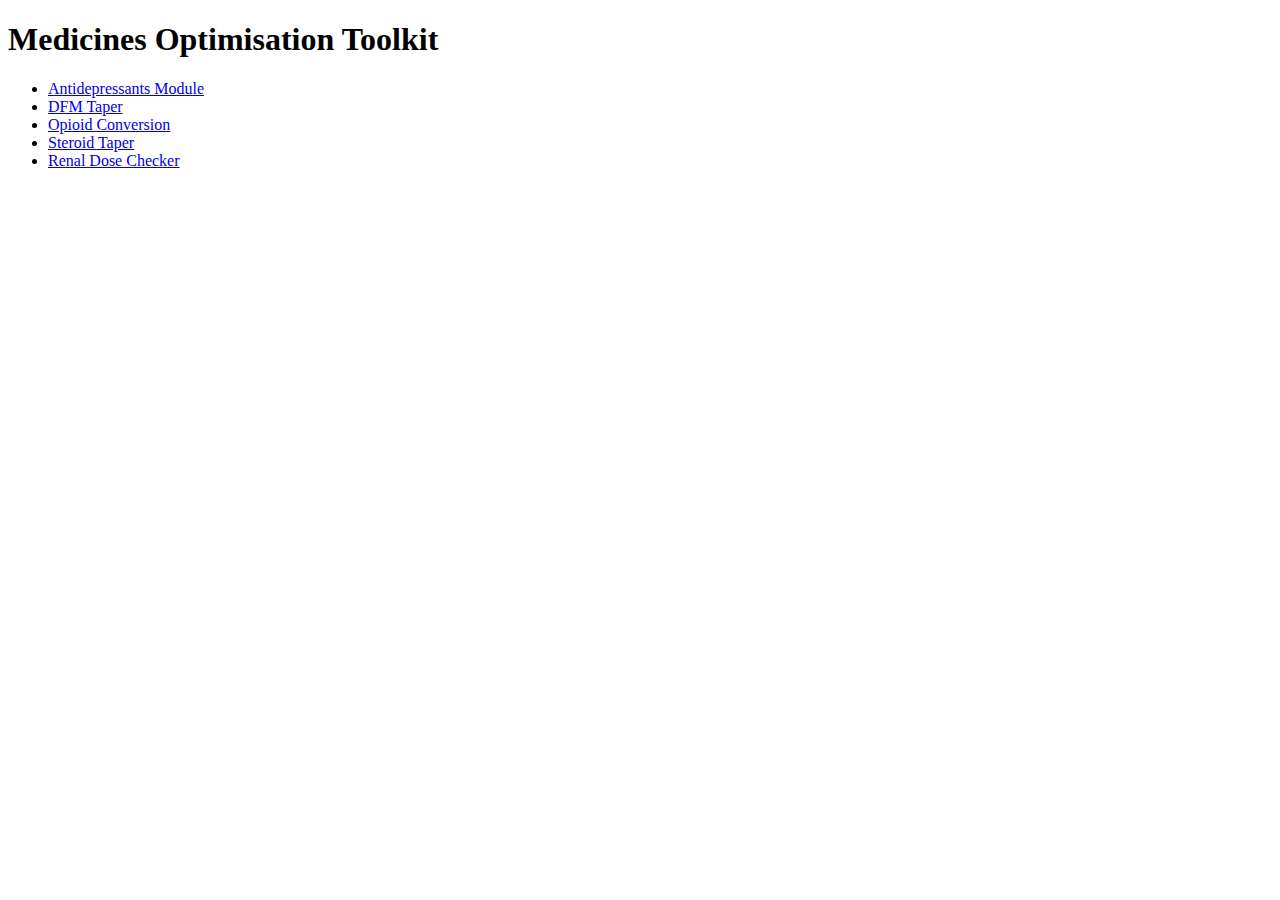
<file: index.html>
<!DOCTYPE html><html lang='en'><head><meta charset='UTF-8'><title>Medicines Optimisation Toolkit</title></head><body><h1>Medicines Optimisation Toolkit</h1><ul><li><a href='antidepressants/index.html'>Antidepressants Module</a></li><li><a href='dfm-taper/index.html'>DFM Taper</a></li><li><a href='opioid-conversion/index.html'>Opioid Conversion</a></li><li><a href='steroid-taper/index.html'>Steroid Taper</a></li><li><a href='renal-dose-checker/index.html'>Renal Dose Checker</a></li></ul></body></html>
</file>
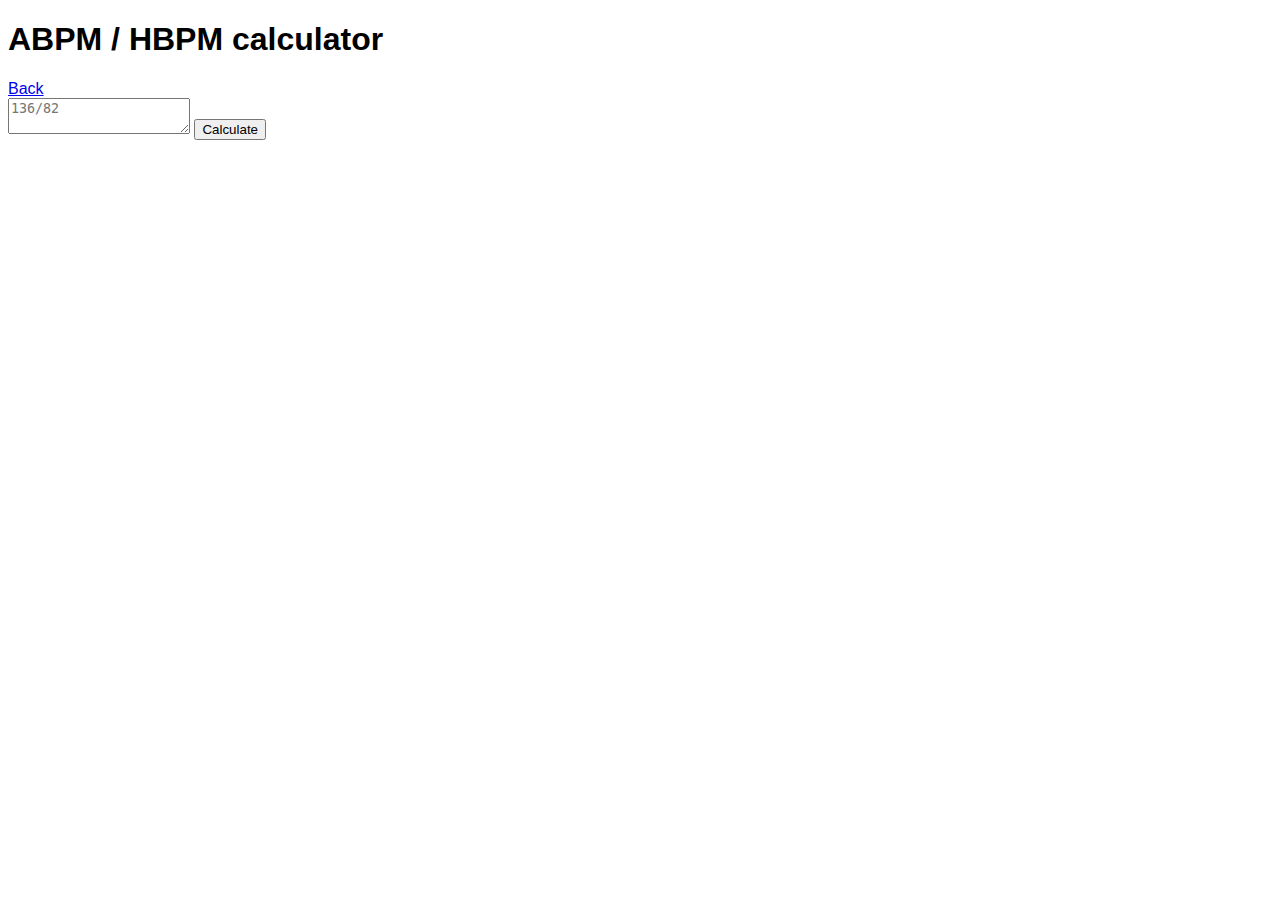
<file: ahbp/index.html>
<!DOCTYPE html>
<html><head><meta charset="UTF-8"><title>ABPM / HBPM</title>
<meta name="viewport" content="width=device-width, initial-scale=1">
<link rel="stylesheet" href="../shared/styles.css"></head>
<body>
<header><h1>ABPM / HBPM calculator</h1><a href="../index.html" class="return-home">Back</a></header>
<main class="card">
<textarea id="r" placeholder="136/82"></textarea>
<button onclick="calc()">Calculate</button>
<div id="o" class="output-box"></div>
<script>
function calc(){
 const v=document.getElementById('r').value.split(/\n/).map(l=>l.trim()).filter(Boolean);
 const p=v.map(x=>x.match(/(\d+)(?:\/(\d+))?/)).filter(Boolean);
 if(!p.length){o.textContent='No data';return;}
 const s=Math.round(p.reduce((a,b)=>a+ +b[1],0)/p.length);
 const d=Math.round(p.reduce((a,b)=>a+ +b[2],0)/p.length);
 o.textContent=`Average BP: ${s}/${d}`;
}
</script>
</main></body></html>
</file>
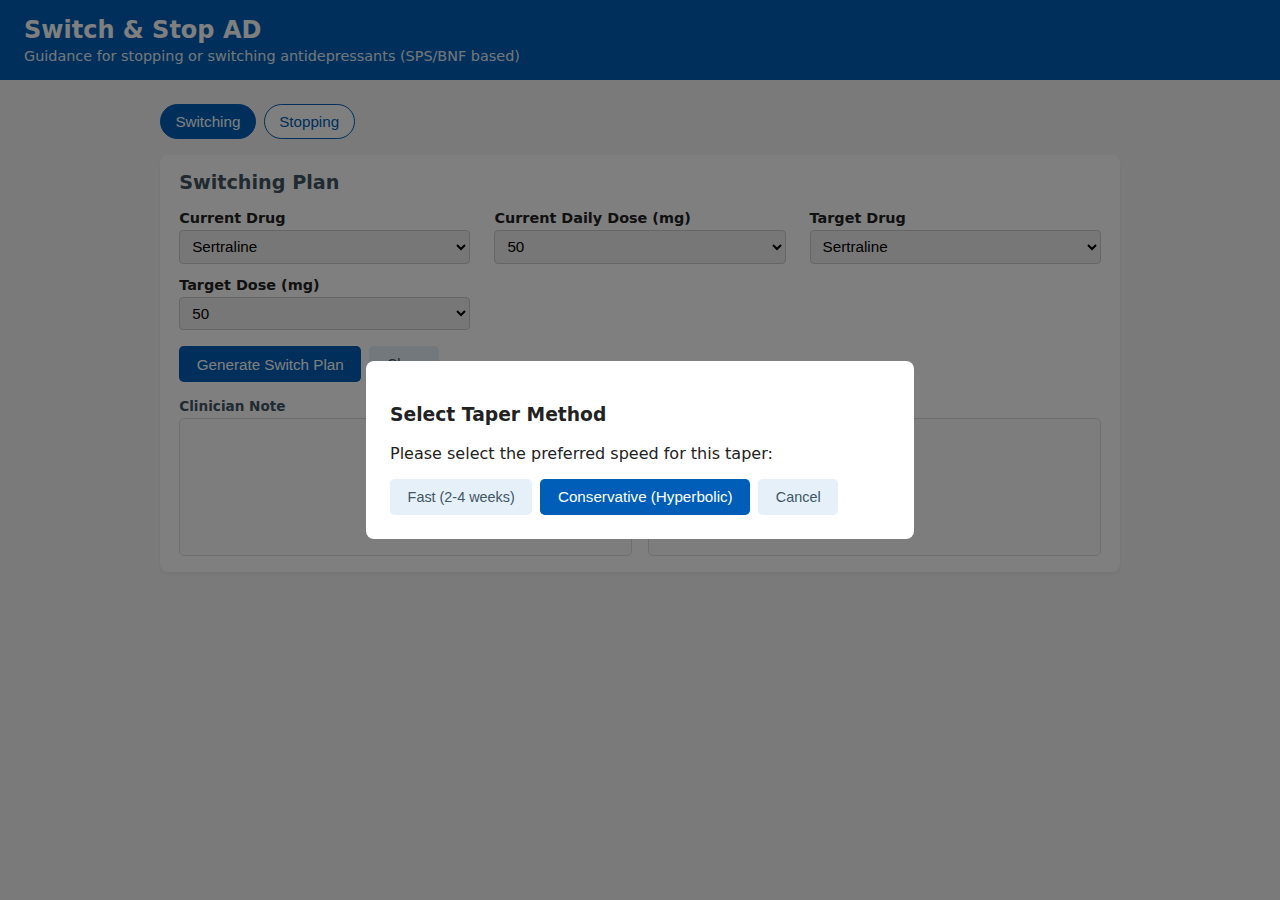
<file: antidepressants/index.html>
<!DOCTYPE html>
<html lang="en">
<head>
<style>
:root {
  --nhs-blue: #005eb8;
  --nhs-light-blue: #e5f0f9;
  --nhs-grey: #425563;
  --nhs-white: #ffffff;
}

body {
  margin: 0;
  font-family: system-ui, -apple-system, BlinkMacSystemFont, "Segoe UI", sans-serif;
  background: #f5f5f5;
  color: #222;
}

header {
  background: var(--nhs-blue);
  color: var(--nhs-white);
  padding: 1rem 1.5rem;
}

header h1 {
  margin: 0;
  font-size: 1.5rem;
}

header p {
  margin: 0.25rem 0 0;
  font-size: 0.9rem;
  opacity: 0.9;
}

main {
  max-width: 960px;
  margin: 1.5rem auto;
  padding: 0 1rem 2rem;
}

.tabs {
  display: flex;
  gap: 0.5rem;
  margin-bottom: 1rem;
  flex-wrap: wrap;
}

.tab-button {
  border: 1px solid var(--nhs-blue);
  background: var(--nhs-white);
  color: var(--nhs-blue);
  padding: 0.5rem 0.9rem;
  border-radius: 999px;
  font-size: 0.95rem;
  cursor: pointer;
}

.tab-button.active {
  background: var(--nhs-blue);
  color: var(--nhs-white);
}

.card {
  background: var(--nhs-white);
  border-radius: 0.5rem;
  padding: 1rem 1.2rem;
  box-shadow: 0 2px 4px rgba(0,0,0,0.06);
  margin-bottom: 1rem;
}

.card h2 {
  margin-top: 0;
  font-size: 1.2rem;
  color: var(--nhs-grey);
}

.grid {
  display: grid;
  grid-template-columns: repeat(auto-fit, minmax(220px, 1fr));
  gap: 0.8rem 1.5rem;
}

.field label {
  display: block;
  font-size: 0.9rem;
  font-weight: 600;
  margin-bottom: 0.25rem;
}

.field select,
.field input {
  width: 100%;
  padding: 0.4rem 0.5rem;
  font-size: 0.95rem;
  border-radius: 0.25rem;
  border: 1px solid #ccc;
  box-sizing: border-box;
}

.button-row {
  margin-top: 1rem;
  display: flex;
  flex-wrap: wrap;
  gap: 0.5rem;
}

button.primary {
  background: var(--nhs-blue);
  color: var(--nhs-white);
  border: none;
  padding: 0.6rem 1.1rem;
  font-size: 0.95rem;
  border-radius: 0.3rem;
  cursor: pointer;
}

button.secondary {
  background: var(--nhs-light-blue);
  color: var(--nhs-grey);
  border: none;
  padding: 0.6rem 1.1rem;
  font-size: 0.9rem;
  border-radius: 0.3rem;
  cursor: pointer;
}

.outputs {
  display: grid;
  grid-template-columns: 1fr;
  gap: 1rem;
}

@media (min-width: 768px) {
  .outputs {
    grid-template-columns: 1fr 1fr;
  }
}

.output-box {
  padding: 0.5rem;
  border-radius: 0.3rem;
  background: #fafafa;
  border: 1px solid #ddd;
  font-family: monospace;
  font-size: 0.9rem;
  white-space: pre-wrap;
  word-wrap: break-word;
  min-height: 120px;
}

.output-label {
  font-size: 0.85rem;
  font-weight: 600;
  margin-bottom: 0.25rem;
  color: var(--nhs-grey);
}

/* Modal styles for tapering options */
#taperModal {
  position: fixed;
  top: 0; left: 0; width: 100%; height: 100%;
  background: rgba(0,0,0,0.5);
  display: flex;
  align-items: center;
  justify-content: center;
  z-index: 1000;
}

.modal-content {
  background: var(--nhs-white);
  padding: 1.5rem;
  border-radius: 0.5rem;
  max-width: 500px;
  width: 90%;
}

.hidden { display: none; }
</style>
<meta charset="UTF-8" />
<title>Switch &amp; Stop AD</title>
</head>
<body>

<header>
  <h1>Switch &amp; Stop AD</h1>
  <p>Guidance for stopping or switching antidepressants (SPS/BNF based)</p>
</header>

<main>
  <div class="tabs">
    <button class="tab-button active" data-tab="switching">Switching</button>
    <button class="tab-button" data-tab="stopping">Stopping</button>
  </div>

  <section id="switching" class="tab card">
    <h2>Switching Plan</h2>
    <div class="grid">
      <div class="field">
        <label for="fromDrug">Current Drug</label>
        <select id="fromDrug"></select>
      </div>
      <div class="field">
        <label for="fromDose">Current Daily Dose (mg)</label>
        <select id="fromDose"></select>
      </div>
      <div class="field">
        <label for="toDrug">Target Drug</label>
        <select id="toDrug"></select>
      </div>
      <div class="field">
        <label for="toDose">Target Dose (mg)</label>
        <select id="toDose"></select>
      </div>
    </div>
    <div class="button-row">
      <button id="generateSwitch" class="primary">Generate Switch Plan</button>
      <button id="clearSwitch" class="secondary">Clear</button>
    </div>
    <div class="outputs" style="margin-top:1rem">
      <div>
        <div class="output-label">Clinician Note</div>
        <div id="switchClinician" class="output-box"></div>
      </div>
      <div>
        <div class="output-label">Patient SMS</div>
        <div id="switchSMS" class="output-box"></div>
      </div>
    </div>
  </section>

  <section id="stopping" class="tab card hidden">
    <h2>Cessation Plan</h2>
    <div class="grid">
      <div class="field">
        <label for="stopDrug">Drug to Stop</label>
        <select id="stopDrug"></select>
      </div>
      <div class="field">
        <label for="stopDose">Current Daily Dose (mg)</label>
        <select id="stopDose"></select>
      </div>
    </div>
    <div class="button-row">
      <button id="generateStop" class="primary">Generate Taper</button>
      <button id="clearStop" class="secondary">Clear</button>
    </div>
    <div class="outputs" style="margin-top:1rem">
      <div>
        <div class="output-label">Clinician Note</div>
        <div id="stopClinician" class="output-box"></div>
      </div>
      <div>
        <div class="output-label">Patient SMS</div>
        <div id="stopSMS" class="output-box"></div>
      </div>
    </div>
  </section>
</main>

<div id="taperModal" class="hidden">
  <div class="modal-content">
    <h3>Select Taper Method</h3>
    <p>Please select the preferred speed for this taper:</p>
    <div class="button-row">
      <button id="taperFast" class="secondary">Fast (2-4 weeks)</button>
      <button id="taperConservative" class="primary">Conservative (Hyperbolic)</button>
      <button id="taperCancel" class="secondary">Cancel</button>
    </div>
  </div>
</div>

<script>
const drugs = [
  { id: "sertraline", name: "Sertraline", dailyDoses: [50, 100, 150, 200], unitStrengths: [100, 50], freq: "OD" },
  { id: "citalopram", name: "Citalopram", dailyDoses: [10, 20, 30, 40], unitStrengths: [40, 20, 10], freq: "OD" },
  { id: "escitalopram", name: "Escitalopram", dailyDoses: [5, 10, 15, 20], unitStrengths: [20, 10, 5], freq: "OD" },
  { id: "fluoxetine", name: "Fluoxetine", dailyDoses: [20, 40, 60], unitStrengths: [60, 20], freq: "OD" },
  { id: "paroxetine", name: "Paroxetine", dailyDoses: [10, 20, 30, 40], unitStrengths: [40, 30, 20, 10], freq: "OD" },
  { id: "venlafaxine_ir", name: "Venlafaxine IR", dailyDoses: [37.5, 75, 112.5, 150, 225, 300, 375], unitStrengths: [75, 37.5], freq: "BD" },
  { id: "venlafaxine_sr", name: "Venlafaxine SR", dailyDoses: [37.5, 75, 150, 225], unitStrengths: [225, 150, 75, 37.5], freq: "OD" },
  { id: "duloxetine", name: "Duloxetine", dailyDoses: [30, 60, 90, 120], unitStrengths: [60, 30], freq: "OD" },
  { id: "mirtazapine", name: "Mirtazapine", dailyDoses: [15, 30, 45], unitStrengths: [45, 30, 15], freq: "OD" },
  { id: "amitriptyline", name: "Amitriptyline", dailyDoses: [10, 25, 50, 75, 100], unitStrengths: [50, 25, 10], freq: "OD" }
];

function populate() {
  const ids = ["fromDrug", "toDrug", "stopDrug"];
  ids.forEach(id => {
    const el = document.getElementById(id);
    drugs.forEach(d => {
      const opt = document.createElement("option");
      opt.value = d.id;
      opt.textContent = d.name;
      el.appendChild(opt);
    });
    el.addEventListener("change", () => updateDoseOptions(id));
    updateDoseOptions(id);
  });
}

function updateDoseOptions(drugSelectId) {
  const drugId = document.getElementById(drugSelectId).value;
  const drug = drugs.find(d => d.id === drugId);
  const doseSelectId = drugSelectId.includes("from") ? "fromDose" : (drugSelectId.includes("to") ? "toDose" : "stopDose");
  const doseEl = document.getElementById(doseSelectId);
  doseEl.innerHTML = "";
  drug.dailyDoses.forEach(dose => {
    const opt = document.createElement("option");
    opt.value = dose;
    opt.textContent = dose;
    doseEl.appendChild(opt);
  });
}

function getInstruction(drug, dose) {
  if (drug.freq === "BD") {
    const half = (dose / 2).toFixed(1);
    return `${dose}mg daily taken as ${half}mg twice daily morning and evening. Use any combination of 37.5mg or 75mg tablets.`;
  }
  return `${dose}mg once daily.`;
}

document.getElementById("generateSwitch").onclick = () => {
  const from = drugs.find(d => d.id === document.getElementById("fromDrug").value);
  const to = drugs.find(d => d.id === document.getElementById("toDrug").value);
  const fDose = document.getElementById("fromDose").value;
  const tDose = document.getElementById("toDose").value;

  const clinician = `Switching from ${from.name} ${fDose}mg to ${to.name} ${tDose}mg. Suggested cross taper over 2 weeks. Reduce ${from.name} to half dose for 7 days then stop and start ${to.name} at ${tDose}mg. Monitor for discontinuation symptoms.`;
  const sms = `Switch plan: Continue ${from.name} at a reduced dose of ${fDose/2}mg for 7 days. Then stop it and start your new ${to.name} ${getInstruction(to, tDose)}`;

  document.getElementById("switchClinician").textContent = clinician;
  document.getElementById("switchSMS").textContent = sms;
};

document.getElementById("generateStop").onclick = () => {
  document.getElementById("taperModal").classList.remove("hidden");
};

document.getElementById("taperCancel").onclick = () => {
  document.getElementById("taperModal").classList.add("hidden");
};

document.getElementById("taperConservative").onclick = () => {
  const drug = drugs.find(d => d.id === document.getElementById("stopDrug").value);
  const dose = document.getElementById("stopDose").value;
  const clinician = `Hyperbolic taper for ${drug.name} starting from ${dose}mg. Reduce dose by approximately 25 percent every 2 to 4 weeks based on patient tolerance.`;
  const sms = `Taper plan for ${drug.name}: We will reduce your dose slowly over several months. To start reduce your current ${dose}mg dose by one quarter. We will review in 4 weeks.`;
  
  document.getElementById("stopClinician").textContent = clinician;
  document.getElementById("stopSMS").textContent = sms;
  document.getElementById("taperModal").classList.add("hidden");
};

document.querySelectorAll(".tab-button").forEach(btn => {
  btn.onclick = () => {
    document.querySelectorAll(".tab").forEach(t => t.classList.add("hidden"));
    document.querySelectorAll(".tab-button").forEach(b => b.classList.remove("active"));
    document.getElementById(btn.dataset.tab).classList.remove("hidden");
    btn.classList.add("active");
  };
});

populate();
</script>
</body>
</html>
</file>
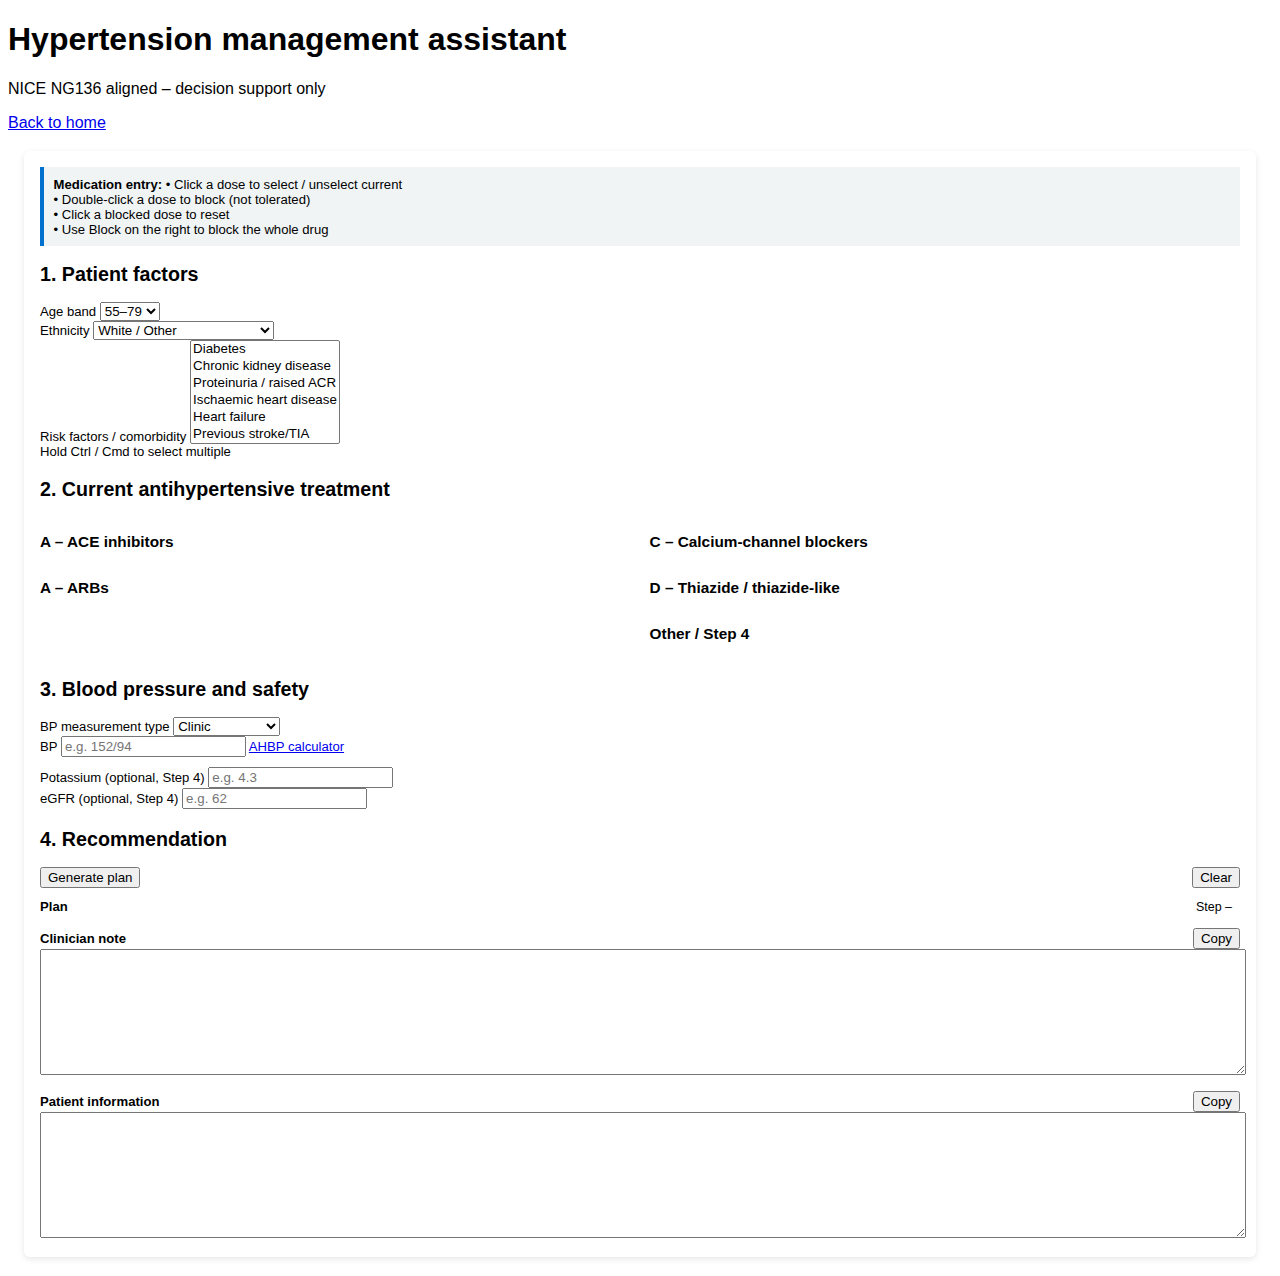
<file: hypertension/index.html>
<!DOCTYPE html>
<html lang="en">
<head>
<meta charset="UTF-8">
<title>Hypertension management assistant</title>
<meta name="viewport" content="width=device-width, initial-scale=1">
<link rel="stylesheet" href="../shared/styles.css">
<style>
main{max-width:1200px;margin:1.2rem auto;padding:1rem;background:#fff;border-radius:6px;box-shadow:0 2px 6px rgba(0,0,0,.1)}
.small{font-size:.82rem}
.section{margin-top:1.2rem}
.grid-2{display:grid;grid-template-columns:1fr 1fr;gap:1.2rem}
.matrix{border:1px solid var(--nhs-border);border-radius:4px;overflow:hidden}
.row{display:grid;grid-template-columns:180px repeat(6,1fr) 120px;gap:.25rem;padding:.38rem;border-bottom:1px solid #eee;align-items:center;font-size:.78rem}
.row:last-child{border-bottom:none}
.header-row{background:#f0f4f5;font-weight:bold}
.dose-btn{padding:.2rem .35rem;border:1px solid var(--nhs-border);border-radius:4px;text-align:center;cursor:pointer;user-select:none}
.dose-btn.current{background:#e8f4ff;border-color:#0072ce;font-weight:bold}
.dose-btn.blocked{background:#f5f5f5;color:#888;text-decoration:line-through}
.block-btn{font-size:.7rem}
.instructions{background:#f0f4f5;border-left:4px solid #0072ce;padding:.6rem;margin-bottom:.8rem;font-size:.82rem}
.alert{border-radius:4px;padding:.6rem;margin:.4rem 0;font-size:.85rem}
.alert.warn{background:#fdecea;border:1px solid #d4351c}
.alert.info{background:#e8f4ff;border:1px solid #0072ce}
.flag-add{color:#00703c;font-weight:bold}
.flag-change{color:#6f4c00;font-weight:bold}
.flag-stop{color:#d4351c;font-weight:bold}
textarea{width:100%;min-height:7.5rem}
.output-head{display:flex;align-items:center;justify-content:space-between;gap:.5rem;margin-top:.6rem}

/* modal */
.modal-backdrop{position:fixed;inset:0;background:rgba(0,0,0,.4);display:none;align-items:center;justify-content:center;z-index:999}
.modal{background:#fff;max-width:540px;border-radius:6px;box-shadow:0 6px 20px rgba(0,0,0,.25);padding:1rem}
.modal h3{margin-top:0}
.modal .actions{display:flex;gap:.6rem;justify-content:flex-end;margin-top:1rem}
.pill{display:inline-block;padding:2px 8px;border-radius:999px;border:1px solid var(--nhs-border);font-size:.78rem;background:#fff}
</style>
</head>
<body>

<div class="modal-backdrop" id="bpModal" role="dialog" aria-modal="true">
  <div class="modal">
    <h3>Very high blood pressure detected</h3>
    <p>
      Systolic ≥180&nbsp;mmHg or diastolic ≥120&nbsp;mmHg is considered
      <strong>severe hypertension</strong>.
    </p>
    <p>
      Consider <strong>same-day clinical assessment</strong> depending on symptoms
      and overall clinical context.
    </p>
    <div class="actions">
      <button class="secondary" onclick="closeModal()">Cancel</button>
      <button onclick="confirmProceed()">Continue anyway</button>
    </div>
  </div>
</div>

<header>
<h1>Hypertension management assistant</h1>
<p class="subtitle">NICE NG136 aligned – decision support only</p>
<a href="../index.html" class="return-home">Back to home</a>
</header>

<main>

<div class="instructions">
<strong>Medication entry:</strong>
• Click a dose to select / unselect current<br>
• Double-click a dose to block (not tolerated)<br>
• Click a blocked dose to reset<br>
• Use Block on the right to block the whole drug
</div>

<section class="card small">
<h2>1. Patient factors</h2>
<div class="grid">
  <div>
    <label>Age band</label>
    <select id="ageBand">
      <option value="lt55">&lt;55</option>
      <option value="55to79" selected>55–79</option>
      <option value="ge80">≥80</option>
    </select>
  </div>
  <div>
    <label>Ethnicity</label>
    <select id="ethnicity">
      <option value="other">White / Other</option>
      <option value="black">Black African or Caribbean</option>
    </select>
  </div>
  <div>
    <label>Risk factors / comorbidity</label>
    <select id="risks" multiple size="6">
      <option value="dm">Diabetes</option>
      <option value="ckd">Chronic kidney disease</option>
      <option value="proteinuria">Proteinuria / raised ACR</option>
      <option value="ihd">Ischaemic heart disease</option>
      <option value="hf">Heart failure</option>
      <option value="stroke">Previous stroke/TIA</option>
    </select>
    <div class="hint">Hold Ctrl / Cmd to select multiple</div>
  </div>
</div>
</section>

<section class="card section small">
<h2>2. Current antihypertensive treatment</h2>
<div class="grid-2">
  <div>
    <h3>A – ACE inhibitors</h3><div class="matrix" id="ACE"></div>
    <h3 style="margin-top:.8rem">A – ARBs</h3><div class="matrix" id="ARB"></div>
  </div>
  <div>
    <h3>C – Calcium-channel blockers</h3><div class="matrix" id="CCB"></div>
    <h3 style="margin-top:.8rem">D – Thiazide / thiazide-like</h3><div class="matrix" id="THZ"></div>
    <h3 style="margin-top:.8rem">Other / Step 4</h3><div class="matrix" id="OTH"></div>
  </div>
</div>
</section>

<section class="card section small">
<h2>3. Blood pressure and safety</h2>
<div class="grid">
  <div>
    <label>BP measurement type</label>
    <select id="bpType">
      <option value="clinic">Clinic</option>
      <option value="home">Home / ABPM</option>
    </select>
  </div>
  <div>
    <label>BP</label>
    <input id="bpValue" placeholder="e.g. 152/94"> <a href="ahbp.html" class="secondary">AHBP calculator</a>
    <div class="hint" id="targetHint"></div>
  </div>
</div>
<div class="grid" style="margin-top:.6rem">
  <div>
    <label>Potassium (optional, Step 4)</label>
    <input id="kVal" placeholder="e.g. 4.3">
  </div>
  <div>
    <label>eGFR (optional, Step 4)</label>
    <input id="egfrVal" placeholder="e.g. 62">
  </div>
</div>
</section>

<section class="card section small">
<h2>4. Recommendation</h2>
<div class="output-head">
  <button id="genBtn">Generate plan</button>
  <button class="secondary" id="clearBtn">Clear</button>
</div>

<div id="alerts"></div>

<div class="output-head">
  <strong>Plan</strong>
  <span class="pill" id="stepBadge">Step –</span>
</div>
<div class="output-box" id="planBox"></div>

<div style="margin-top:.8rem">
  <div class="output-head">
    <strong>Clinician note</strong>
    <button class="copy-btn" id="copyClin">Copy</button>
  </div>
  <textarea id="clinicianText" readonly></textarea>
</div>

<div style="margin-top:.8rem">
  <div class="output-head">
    <strong>Patient information</strong>
    <button class="copy-btn" id="copyPt">Copy</button>
  </div>
  <textarea id="patientText" readonly></textarea>
</div>
</section>

</main>

<script>
// STABLE BASELINE — do not refactor initialisation without tests
(function(){
  function init(){

    // AHBP handoff
    try {
      const bpFromCalc = sessionStorage.getItem('hypertension_bp_value');
      if (bpFromCalc) {
        const el = document.getElementById('bpValue');
        if (el) el.value = bpFromCalc;
        sessionStorage.removeItem('hypertension_bp_value');
      }
    } catch(e) {}

    const DATA = {
     ACE: [
      ["Lisinopril",["2.5","5","10","20","30","40"],{cls:"A"}],
      ["Perindopril",["2","4","6","8"],{cls:"A"}],
      ["Ramipril",["1.25","2.5","5","10"],{cls:"A"}],
      ["Captopril",["6.25","12.5","25","50","75"],{cls:"A"}],
      ["Enalapril",["2.5","5","10","20","40"],{cls:"A"}],
      ["Fosinopril",["10","20","40"],{cls:"A"}],
      ["Imidapril",["2.5","5","10","20"],{cls:"A"}],
      ["Trandolapril",["0.5","1","2","4"],{cls:"A"}]
     ],
     ARB: [
      ["Candesartan",["4","8","16","32"],{cls:"A"}],
      ["Irbesartan",["75","150","225","300"],{cls:"A"}],
      ["Losartan",["25","50","100"],{cls:"A"}],
      ["Azilsartan",["20","40","80"],{cls:"A"}],
      ["Eprosartan",["600"],{cls:"A"}],
      ["Olmesartan",["10","20","40"],{cls:"A"}],
      ["Telmisartan",["20","40","80"],{cls:"A"}],
      ["Valsartan",["40","80","160","240"],{cls:"A"}]
     ],
     CCB: [
      ["Amlodipine",["5","10"],{cls:"C"}],
      ["Felodipine MR",["2.5","5","10","20"],{cls:"C"}],
      ["Lacidipine",["2","4","6"],{cls:"C"}],
      ["Lercanidipine",["10","20"],{cls:"C"}],
      ["Nicardipine",["20","30","40"],{cls:"C"}],
      ["Nifedipine MR",["30","60","90"],{cls:"C"}]
     ],
     THZ: [
      ["Indapamide",["2.5"],{cls:"D"}],
      ["Chlortalidone",["25","50"],{cls:"D"}],
      ["Metolazone",["2.5","5"],{cls:"D"}],
      ["Xipamide",["20"],{cls:"D"}],
      ["Bendroflumethiazide",["2.5"],{cls:"D", note:"Continue only (not preferred for initiation)"}]
     ],
     OTH: [
      ["Spironolactone",["25"],{cls:"O"}],
      ["Doxazosin",["1","2","4"],{cls:"O"}],
      ["Terazosin",["1","2","5","10"],{cls:"O"}],
      ["Bisoprolol",["2.5","5","10"],{cls:"O"}],
      ["Carvedilol",["12.5","25","50"],{cls:"O"}],
      ["Nebivolol",["2.5","5"],{cls:"O"}],
      ["Atenolol",["25","50"],{cls:"O"}],
      ["Metoprolol",["100","200"],{cls:"O"}],
      ["Propranolol",["80","160"],{cls:"O"}],
      ["Timolol",["5","10","20","30"],{cls:"O"}]
     ]
    };

    const PREFERRED = {
     A: ["Ramipril","Lisinopril","Losartan","Candesartan","Irbesartan","Perindopril","Olmesartan","Valsartan","Telmisartan","Azilsartan","Eprosartan"],
     C: ["Amlodipine","Felodipine MR","Lercanidipine","Nifedipine MR","Lacidipine","Nicardipine"],
     D: ["Indapamide","Chlortalidone","Xipamide","Metolazone"],
     O: ["Spironolactone","Doxazosin","Bisoprolol","Nebivolol","Carvedilol"]
    };

    const state = {};
    const meta = {};
    (function initMeta(){
      Object.keys(DATA).forEach(sec=>{
        DATA[sec].forEach(([name,doses,m])=>{
          meta[name]={doses:[...doses], cls:m.cls, note:m.note||""};
        });
      });
    })();

    function renderSection(id){
      const box=document.getElementById(id); if(!box) return;
      box.innerHTML="";
      const head=document.createElement("div"); head.className="row header-row";
      head.innerHTML="<div>Drug</div>"+Array(6).fill("<div>Dose</div>").join("")+"<div></div>";
      box.appendChild(head);

      DATA[id].forEach(([name,doses,m])=>{
        if(!state[name]) state[name]={c:null,b:new Set(),bd:false};
        const s=state[name];
        const row=document.createElement("div"); row.className="row";

        const nameCell=document.createElement("div");
        nameCell.textContent = name + (m.note ? " *" : "");
        row.appendChild(nameCell);

        for(let i=0;i<6;i++){
          const cell=document.createElement("div");
          if(doses[i]){
            const btn=document.createElement("div");
            btn.className="dose-btn";
            btn.textContent=doses[i]+" mg";
            if(s.c===doses[i]) btn.classList.add("current");
            if(s.bd || s.b.has(doses[i])) btn.classList.add("blocked");

            btn.onclick=()=>{
              if(s.bd) return;
              if(s.b.has(doses[i])) s.b.delete(doses[i]);
              else s.c = (s.c===doses[i]) ? null : doses[i];
              renderAll();
            };
            btn.ondblclick=()=>{
              if(s.bd) return;
              if(s.c===doses[i]) s.c=null;
              s.b.add(doses[i]);
              renderAll();
            };
            cell.appendChild(btn);
          }
          row.appendChild(cell);
        }

        const block=document.createElement("button");
        block.className="secondary block-btn";
        block.textContent=s.bd ? "Unblock" : "Block";
        block.onclick=()=>{
          s.bd=!s.bd;
          if(s.bd){ s.c=null; s.b=new Set(doses); }
          else { s.b.clear(); }
          renderAll();
        };
        row.appendChild(block);

        box.appendChild(row);
      });
    }
    function renderAll(){ renderSection("ACE");renderSection("ARB");renderSection("CCB");renderSection("THZ");renderSection("OTH"); }
    renderAll();

    function parseBP(){
      const v=document.getElementById("bpValue").value.trim();
      const m=v.match(/(\d+)(?:\/(\d+))?/);
      if(!m) return null;
      return {sys:parseInt(m[1],10), dia:m[2]?parseInt(m[2],10):null};
    }
    function getTargets(){
      const age=document.getElementById("ageBand").value;
      const bpType=document.getElementById("bpType").value;
      const ge80 = (age==="ge80");
      if(bpType==="clinic") return ge80 ? {sys:150,dia:90} : {sys:140,dia:90};
      return ge80 ? {sys:145,dia:85} : {sys:135,dia:85};
    }
    function updateTargetHint(){
      const t=getTargets();
      const mode=document.getElementById("bpType").value==="clinic"?"clinic":"home/ABPM";
      document.getElementById("targetHint").textContent = `Target: <${t.sys}/${t.dia} (${mode})`;
    }
    document.getElementById("bpType").addEventListener("change", updateTargetHint);
    document.getElementById("ageBand").addEventListener("change", updateTargetHint);
    updateTargetHint();

    function bpUncontrolled(bp,target){
      if(bp.sys>=target.sys) return true;
      if(bp.dia!=null && bp.dia>=target.dia) return true;
      return false;
    }
    function severeBP(bp){
      return (bp.sys>=180) || (bp.dia!=null && bp.dia>=120);
    }

    let overrideSevere = false;
    function openModal(){ document.getElementById("bpModal").style.display="flex"; }
    function closeModal(){ document.getElementById("bpModal").style.display="none"; overrideSevere=false; }
    function confirmProceed(){ document.getElementById("bpModal").style.display="none"; overrideSevere=true; generatePlan(); }
    window.closeModal=closeModal;
    window.confirmProceed=confirmProceed;

    function selectedRisks(){
      return new Set([...document.getElementById("risks").selectedOptions].map(o=>o.value));
    }
    function currentMeds(){
      const meds=[];
      Object.keys(state).forEach(n=>{
        const s=state[n];
        if(s.c && !s.bd) meds.push({name:n, dose:s.c, cls:meta[n].cls});
      });
      return meds;
    }
    function classPresent(cls){ return currentMeds().some(m=>m.cls===cls); }

    function classFullyBlocked(cls){
      const drugs = Object.keys(meta).filter(n=>meta[n].cls===cls);
      if(!drugs.length) return false;
      for(const n of drugs){
        const s = state[n] || {bd:false,b:new Set()};
        if(s.bd) continue;
        for(const d of meta[n].doses){
          if(!s.b.has(d)) return false;
        }
      }
      return true;
    }
    function classAvailable(cls){
      const drugs = Object.keys(meta).filter(n=>meta[n].cls===cls);
      for(const n of drugs){
        const s = state[n] || {bd:false,b:new Set()};
        if(s.bd) continue;
        for(const d of meta[n].doses){
          if(!s.b.has(d)) return true;
        }
      }
      return false;
    }

    function nextDose(name, currentDose){
      const s=state[name];
      const doses=meta[name].doses;
      const idx=doses.indexOf(currentDose);
      if(idx<0) return null;
      for(let i=idx+1;i<doses.length;i++){
        if(!s.b.has(doses[i]) && !s.bd) return doses[i];
      }
      return null;
    }
    function firstAvailableDose(name){
      const s=state[name];
      for(const d of meta[name].doses){
        if(!s.bd && !s.b.has(d)) return d;
      }
      return null;
    }
    function chooseDrugForClass(cls, exclude=new Set()){
      const preferred=PREFERRED[cls]||[];
      const all=Object.keys(meta).filter(n=>meta[n].cls===cls);
      const candidates=[...preferred, ...all];
      for(const n of candidates){
        if(exclude.has(n)) continue;
        if(meta[n].cls!==cls) continue;
        if(!state[n]) state[n]={c:null,b:new Set(),bd:false};
        if(state[n].bd) continue;
        const d=firstAvailableDose(n);
        if(d) return {name:n, dose:d};
      }
      return null;
    }
    function tryTitrateClass(cls){
      const meds=currentMeds().filter(m=>m.cls===cls);
      for(const m of meds){
        const nxt=nextDose(m.name, m.dose);
        if(nxt) return {name:m.name, from:m.dose, to:nxt};
      }
      return null;
    }

    function inferStep(){
      const A=classPresent("A"), C=classPresent("C"), D=classPresent("D");
      if(!A && !C && !D) return 0;
      if((A && !C && !D) || (!A && C && !D)) return 1;
      if(A && C && !D) return 2;
      if(A && C && D) return 3;
      return 9;
    }
    function firstLinePreference(){
      const age=document.getElementById("ageBand").value;
      const eth=document.getElementById("ethnicity").value;
      const r=selectedRisks();
      if(r.has("ckd") || r.has("proteinuria") || r.has("dm")) return "A";
      const ge55 = (age!=="lt55");
      if(eth==="black" || ge55) return "C";
      return "A";
    }
    function nextAvailableInOrder(order){
      for(const cls of order){
        if(classAvailable(cls)) return cls;
      }
      return null;
    }

    function generatePlan(){
      const alerts=document.getElementById("alerts");
      const planBox=document.getElementById("planBox");
      const clinEl=document.getElementById("clinicianText");
      const ptEl=document.getElementById("patientText");
      alerts.innerHTML=""; planBox.innerHTML="";
      clinEl.value=""; ptEl.value="";
      document.getElementById("stepBadge").textContent="Step –";

      const bp=parseBP();
      if(!bp){
        const a=document.createElement("div");
        a.className="alert warn"; a.textContent="Enter a valid BP (e.g. 152/94).";
        alerts.appendChild(a);
        return;
      }
      if(severeBP(bp) && !overrideSevere){
        openModal();
        return;
      }

      const target=getTargets();
      const uncontrolled=bpUncontrolled(bp,target);
      const meds=currentMeds();

      const lines=[];
      const clin=[];
      const pt=[];

      clin.push("Hypertension review (NICE NG136 aligned).");
      clin.push(`BP (${document.getElementById("bpType").value==="clinic"?"clinic":"home/ABPM"}): ${bp.sys}${bp.dia!=null?"/"+bp.dia:""} mmHg. Target <${target.sys}/${target.dia}.`);
      clin.push(`Current antihypertensives: ${meds.length?meds.map(m=>m.name+" "+m.dose+" mg").join(", "):"none recorded"}.`);

      if(severeBP(bp)){
        const w=document.createElement("div");
        w.className="alert warn";
        w.textContent="Severe hypertension noted (≥180 systolic or ≥120 diastolic). Consider same-day clinical assessment depending on symptoms.";
        alerts.appendChild(w);
        clin.push("Warning: Severe hypertension (≥180 systolic or ≥120 diastolic). Consider same-day clinical assessment depending on symptoms.");
        pt.push("Your blood pressure reading is very high. Your clinician may advise urgent assessment depending on how you feel.");
      }

      // class-block messaging
      ["A","C","D"].forEach(cls=>{
        if(classFullyBlocked(cls)){
          const label = (cls==="A") ? "ACEi/ARB" : (cls==="C") ? "CCB" : "Thiazide-like (D)";
          const msg = `All ${label} options are blocked.`;
          const i=document.createElement("div");
          i.className="alert info"; i.textContent=msg;
          alerts.appendChild(i);
          lines.push(`<span class="flag-change">${msg}</span>`);
          clin.push(msg);
        }
      });

      const step=inferStep();
      document.getElementById("stepBadge").textContent = (step===9) ? "Custom" : ("Step "+step);

      if(!uncontrolled){
        lines.push(`<span class="flag-change">No intensification suggested:</span> BP is at/under target.`);
        lines.push(`Continue current regimen. Recheck BP routinely and reinforce lifestyle / adherence.`);
        pt.push("Your blood pressure is within the target range.");
        pt.push("Continue your current tablets as prescribed. We'll recheck your blood pressure again routinely.");
      } else {
        lines.push(`<span class="flag-change">BP above target</span> (target <${target.sys}/${target.dia}).`);
        lines.push(`Check technique, adherence and consider home/ABPM if clinic readings.`);

        let rec=null;
        const haveA=classPresent("A"), haveC=classPresent("C"), haveD=classPresent("D");

        if(step===0){
          const pref=firstLinePreference();
          const cls = classAvailable(pref) ? pref : nextAvailableInOrder(pref==="A"?["C","D","O"]:["A","D","O"]);
          if(!cls) rec={type:"info", text:"All first-line classes appear blocked. Consider specialist advice."};
          else {
            const chosen=chooseDrugForClass(cls, new Set(["Bendroflumethiazide"]));
            rec = chosen ? {type:"start", cls, ...chosen} : {type:"info", text:`No available drug found in class ${cls}.`};
          }
        } else if(step===1){
          if(haveA && !haveC){
            rec = tryTitrateClass("A");
            if(!rec){
              const cls = classAvailable("C") ? "C" : nextAvailableInOrder(["D","O"]);
              if(cls==="C"){
                const c=chooseDrugForClass("C");
                rec = c?{type:"add", cls:"C", ...c}:{type:"info", text:"All CCB options blocked."};
              } else if(cls==="D"){
                const d=chooseDrugForClass("D", new Set(["Bendroflumethiazide"]));
                rec = d?{type:"add", cls:"D", ...d}:{type:"info", text:"All D options blocked."};
              } else {
                rec = {type:"info", text:"Next class options blocked/unavailable. Consider specialist advice."};
              }
            }
          } else if(haveC && !haveA){
            rec = tryTitrateClass("C");
            if(!rec){
              const cls = classAvailable("A") ? "A" : nextAvailableInOrder(["D","O"]);
              if(cls==="A"){
                const a=chooseDrugForClass("A");
                rec = a?{type:"add", cls:"A", ...a}:{type:"info", text:"All ACEi/ARB options blocked."};
              } else if(cls==="D"){
                const d=chooseDrugForClass("D", new Set(["Bendroflumethiazide"]));
                rec = d?{type:"add", cls:"D", ...d}:{type:"info", text:"All D options blocked."};
              } else {
                rec = {type:"info", text:"Next class options blocked/unavailable. Consider specialist advice."};
              }
            }
          } else {
            rec = tryTitrateClass("C") || tryTitrateClass("A") || {type:"info", text:"Non-standard regimen. Consider aligning to A/C pathway and reassess."};
          }
        } else if(step===2){
          rec = tryTitrateClass("C") || tryTitrateClass("A");
          if(!rec){
            if(classAvailable("D")){
              const d=chooseDrugForClass("D", new Set(["Bendroflumethiazide"]));
              rec = d?{type:"add", cls:"D", ...d}:{type:"info", text:"All D options blocked."};
            } else {
              rec = {type:"info", text:"Thiazide-like options blocked/unavailable. Consider Step 4 options / specialist advice."};
            }
          }
        } else if(step===3){
          rec = tryTitrateClass("C") || tryTitrateClass("A") || tryTitrateClass("D");
          if(!rec){
            const k=parseFloat(document.getElementById("kVal").value);
            const egfr=parseFloat(document.getElementById("egfrVal").value);
            const kOk = !isNaN(k) ? (k<=4.5) : null;
            const egfrOk = !isNaN(egfr) ? (egfr>=45) : null;

            if(!state["Spironolactone"]) state["Spironolactone"]={c:null,b:new Set(),bd:false};
            const spiroOk = classAvailable("O") && !state["Spironolactone"].bd && firstAvailableDose("Spironolactone") && kOk===true && egfrOk===true;

            if(spiroOk){
              rec = {type:"add", cls:"O", name:"Spironolactone", dose:"25", note:"Only if K ≤4.5 and eGFR ≥45"};
            } else {
              rec = {type:"info", text:"Resistant hypertension (Step 4): consider spironolactone 25 mg OD if K ≤4.5 and eGFR ≥45, or consider an alpha-/beta-blocker if not suitable. Ensure U&Es and consider specialist input."};
            }
            if(kOk===null || egfrOk===null){
              const i=document.createElement("div");
              i.className="alert info";
              i.textContent="Step 4 decisions often need recent potassium and eGFR. Enter values if available, or plan bloods before adding spironolactone.";
              alerts.appendChild(i);
            }
          }
        } else {
          rec = tryTitrateClass("C") || tryTitrateClass("A") || tryTitrateClass("D") || {type:"info", text:"Current regimen is non-standard. Consider aligning to A+C+D pathway and check secondary causes."};
        }

        if(rec){
          if(rec.from){
            lines.push(`<span class="flag-change">TITRATE:</span> Increase <strong>${rec.name}</strong> from ${rec.from} mg to <strong>${rec.to} mg</strong> (if tolerated).`);
            clin.push(`Plan: increase ${rec.name} from ${rec.from} mg to ${rec.to} mg (if tolerated).`);
            pt.push(`We are increasing your blood pressure tablet ${rec.name} from ${rec.from} mg to ${rec.to} mg.`);
            pt.push(`This is a dose increase of a medicine you are already taking (not a new tablet).`);
          } else if(rec.type==="start"){
            lines.push(`<span class="flag-add">ADD:</span> Start <strong>${rec.name} ${rec.dose} mg</strong>.`);
            clin.push(`Plan: start ${rec.name} ${rec.dose} mg (stepwise escalation).`);
            pt.push(`We are starting a new blood pressure tablet: ${rec.name} ${rec.dose} mg.`);
            pt.push(`Take it in addition to your other regular medicines unless your clinician tells you otherwise.`);
          } else if(rec.type==="add"){
            lines.push(`<span class="flag-add">ADD:</span> Add <strong>${rec.name} ${rec.dose} mg</strong> to existing treatment.`);
            if(rec.note) lines.push(`Note: ${rec.note}`);
            clin.push(`Plan: add ${rec.name} ${rec.dose} mg.` + (rec.note?` (${rec.note})`:""));
            pt.push(`We are adding a new blood pressure tablet: ${rec.name} ${rec.dose} mg.`);
            pt.push(`This is <strong>in addition</strong> to your current blood pressure tablets.`);
          } else if(rec.type==="info"){
            lines.push(`<span class="flag-change">Review required:</span> ${rec.text}`);
            clin.push(`Plan: ${rec.text}`);
            pt.push("Your blood pressure is above target. Your clinician will review the best next medication step based on your medical history and previous tolerability.");
          }
        }

        lines.push(`<br><strong>Monitoring:</strong>`);
        lines.push(`• Recheck BP in ~4–6 weeks after medication changes (earlier if very high BP or symptoms).`);
        lines.push(`• Consider HBPM/ABPM if clinic readings may be affected by white-coat effect.`);
        lines.push(`• Check adherence, lifestyle measures, and consider secondary causes if resistant.`);
        clin.push("Monitoring: BP recheck 4–6 weeks. Consider U&Es 1–2 weeks after starting or increasing ACEi/ARB/diuretic/spironolactone.");
        pt.push("We'll usually recheck your blood pressure again in about 4–6 weeks after a medication change.");
      }

      planBox.innerHTML = lines.map(l=>`<div>${l}</div>`).join("");
      clinEl.value = clin.join("\\n");
      ptEl.value = pt.join("\\n");
    }

    document.getElementById("genBtn").addEventListener("click", ()=>{ /* keep override if already acknowledged */ generatePlan(); });
    document.getElementById("clearBtn").addEventListener("click", ()=>location.reload());
    document.getElementById("copyClin").addEventListener("click", ()=>navigator.clipboard.writeText(document.getElementById("clinicianText").value));
    document.getElementById("copyPt").addEventListener("click", ()=>navigator.clipboard.writeText(document.getElementById("patientText").value));

      catch(e){
        console.error(e);
        const b=document.createElement('div');
        b.style.cssText='background:#fdecea;border:1px solid #d4351c;padding:10px;margin:10px;border-radius:6px;font-family:system-ui,Arial;';
        b.innerHTML='<strong>JavaScript error:</strong> '+(e && e.message ? e.message : e);
        document.body.prepend(b);
      }
    }
    if(document.readyState==='loading'){
    } else {
    }
    if(typeof closeModal==='function') window.closeModal=closeModal;
    if(typeof confirmProceed==='function') window.confirmProceed=confirmProceed;
  }
  if(document.readyState === 'loading'){
    document.addEventListener('DOMContentLoaded', init);
  } else {
    init();
  }
})();

</script>

</body>
</html>
</file>
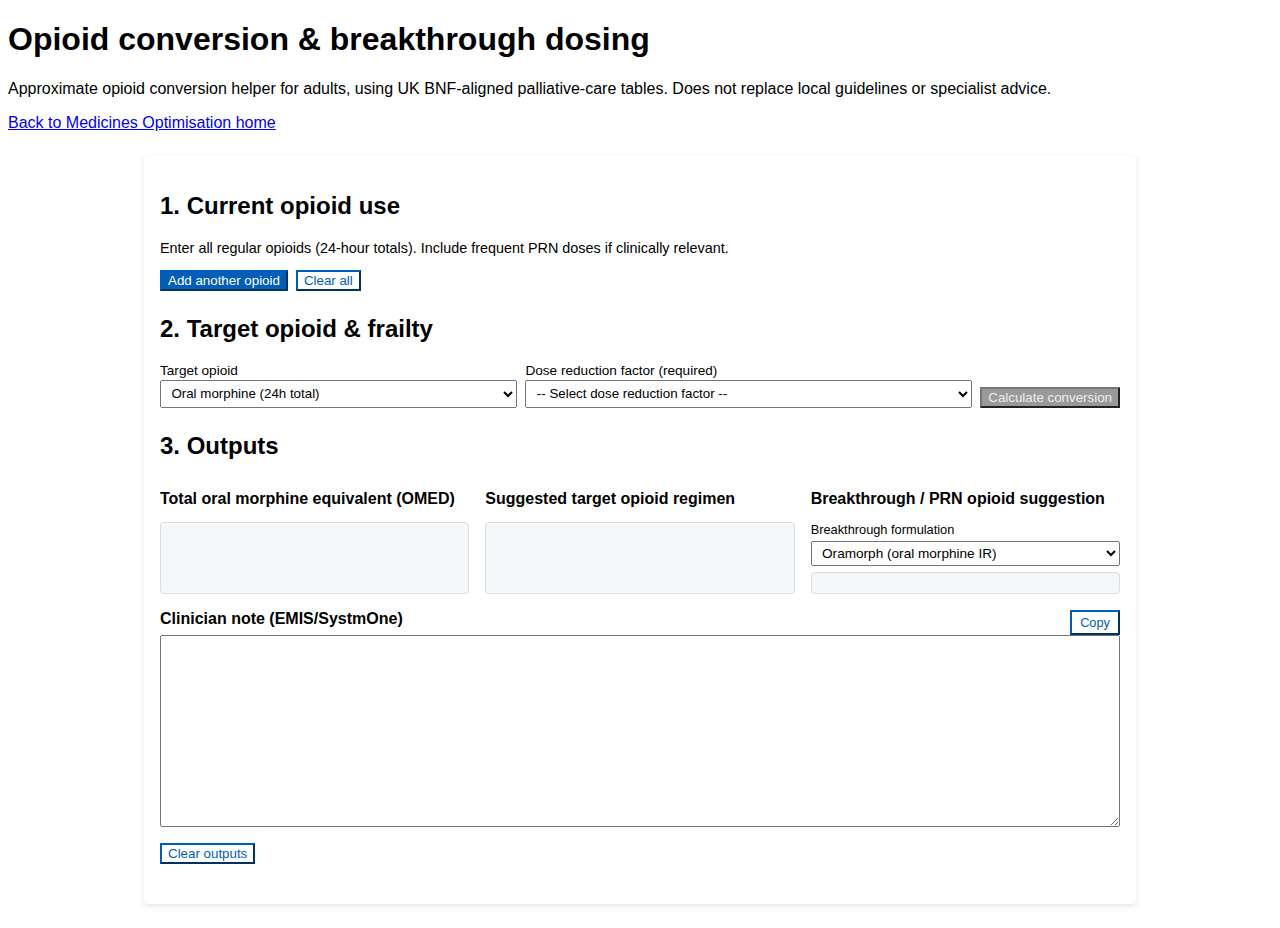
<file: opioid-conversion/index.html>
<!DOCTYPE html>
<html lang="en">
<head>
  <meta charset="UTF-8" />
  <title>Opioid conversion & breakthrough dosing</title>
  <meta name="viewport" content="width=device-width, initial-scale=1" />
  <!-- Use shared NHS branding styles -->
  <link rel="stylesheet" href="../shared/styles.css" />
  <style>
    main {
      max-width: 960px;
      margin: 1.5rem auto;
      padding: 1rem;
      background: #ffffff;
      box-shadow: 0 2px 6px rgba(0,0,0,0.1);
      border-radius: 4px;
    }
    .section {
      margin-bottom: 1.5rem;
    }
    .opioid-row {
      display: grid;
      grid-template-columns: minmax(0, 1.6fr) minmax(0, 1fr) auto;
      gap: 0.5rem;
      margin-bottom: 0.5rem;
      align-items: end;
    }
    .opioid-row label {
      display: block;
      font-size: 0.85rem;
      margin-bottom: 0.1rem;
    }
    .opioid-row select,
    .opioid-row input {
      width: 100%;
      box-sizing: border-box;
      padding: 0.3rem 0.4rem;
    }
    .button-row {
      display: flex;
      flex-wrap: wrap;
      gap: 0.5rem;
      margin-top: 0.5rem;
    }
    .output-grid {
      display: grid;
      grid-template-columns: repeat(3, minmax(0, 1fr));
      gap: 1rem;
    }
    .output-card {
      display: flex;
      flex-direction: column;
      height: 100%;
    }
    .output-header {
      min-height: 2.4rem;
      margin-bottom: 0.25rem;
      display: flex;
      align-items: center;
      font-weight: 600;
    }
    .output-header strong {
      font-weight: 600;
    }
    .output-body {
      flex: 1;
      display: flex;
      flex-direction: column;
    }
    .output-box {
      border: 1px solid #d8dde0;
      border-radius: 4px;
      padding: 0.6rem;
      flex: 1;
      background: #f5f8fa;
      white-space: pre-wrap;
      font-size: 0.9rem;
    }
    .output-box strong {
      font-weight: 600;
      color: #000;
    }
    textarea {
      width: 100%;
      min-height: 12rem;
      box-sizing: border-box;
      resize: vertical;
      font-family: inherit;
      font-size: 0.9rem;
    }
    .small-select {
      padding: 0.2rem 0.4rem;
      font-size: 0.85rem;
      margin: 0.2rem 0 0.4rem 0;
      max-width: 100%;
    }
    /* Modal styles */
    .modal-backdrop {
      display: none;
      position: fixed;
      inset: 0;
      background: rgba(0,0,0,0.4);
      z-index: 999;
      align-items: center;
      justify-content: center;
    }
    .modal-backdrop.active {
      display: flex;
    }
    .modal {
      background: #ffffff;
      max-width: 480px;
      width: 100%;
      border-radius: 6px;
      box-shadow: 0 6px 18px rgba(0,0,0,0.25);
      padding: 1rem 1.2rem 1.2rem;
    }
    .modal h2 {
      margin-top: 0;
      font-size: 1.1rem;
    }
    .modal-options {
      margin: 0.5rem 0 0.75rem;
      max-height: 240px;
      overflow-y: auto;
    }
    .modal-options label {
      display: block;
      margin-bottom: 0.35rem;
      font-size: 0.9rem;
    }
    .modal-actions {
      display: flex;
      justify-content: flex-end;
      gap: 0.5rem;
      margin-top: 0.5rem;
    }
    button.primary {
      background: #005eb8;
      border-color: #005eb8;
      color: #ffffff;
    }
    button.primary:disabled {
      background: #999999 !important;
      border-color: #777777 !important;
      color: #eeeeee !important;
      cursor: not-allowed;
    }
    button.secondary {
      background: #ffffff;
      border-color: #005eb8;
      color: #005eb8;
    }
    button.small {
      font-size: 0.8rem;
      padding: 0.2rem 0.5rem;
    }
    .error-text {
      color: #d4351c;
      font-size: 0.8rem;
      margin-top: 0.15rem;
      display: none;
    }
    .closest-option {
      border-left: 3px solid #005eb8;
      padding-left: 0.4rem;
      background: #e5f0fb;
    }
    .closest-tag {
      font-size: 0.8rem;
      color: #005eb8;
      margin-top: 0.15rem;
      font-weight: 600;
    }
  </style>
</head>
<body>
  <header>
    <h1>Opioid conversion &amp; breakthrough dosing</h1>
    <p class="subtitle">
      Approximate opioid conversion helper for adults, using UK BNF-aligned palliative-care tables.
      Does not replace local guidelines or specialist advice.
    </p>
    <a href="../index.html" class="return-home">Back to Medicines Optimisation home</a>
  </header>

  <main>
    <section class="section">
      <h2>1. Current opioid use</h2>
      <p style="font-size:0.9rem;">
        Enter all regular opioids (24-hour totals). Include frequent PRN doses if clinically relevant.
      </p>
      <div id="opioidRows"></div>
      <div class="button-row">
        <button type="button" id="addOpioidBtn" class="primary">Add another opioid</button>
        <button type="button" id="clearOpioidsBtn" class="secondary">Clear all</button>
      </div>
    </section>

    <section class="section">
      <h2>2. Target opioid &amp; frailty</h2>
      <div class="opioid-row" style="grid-template-columns: 0.8fr 1fr auto;">
        <div>
          <label for="targetOpioid">Target opioid</label>
          <select id="targetOpioid">
            <option value="oral_morphine">Oral morphine (24h total)</option>
            <option value="oral_oxycodone">Oral oxycodone (24h total)</option>
            <option value="fentanyl_patch">Fentanyl patch</option>
            <option value="buprenorphine_patch">Buprenorphine patch</option>
            <option value="sc_morphine">Morphine SC (24h syringe driver)</option>
            <option value="sc_diamorphine">Diamorphine SC (24h syringe driver)</option>
          </select>
        </div>
        <div>
          <label for="frailtyFactor">Dose reduction factor (required)</label>
          <select id="frailtyFactor">
            <option value="" disabled selected>-- Select dose reduction factor --</option>
            <option value="1">None (fit adult)</option>
            <option value="0.75">Mild frailty / age &gt; 65</option>
            <option value="0.5">Significant frailty / high risk</option>
          </select>
          <div id="frailtyError" class="error-text">Please select a dose reduction factor.</div>
        </div>
        <div>
          <button type="button" id="convertBtn" class="primary" disabled>Calculate conversion</button>
        </div>
      </div>

    </section>

    <section class="section">
      <h2>3. Outputs</h2>
      <div class="output-grid">
        <div class="output-card">
          <div class="output-header">
            <strong>Total oral morphine equivalent (OMED)</strong>
          </div>
          <div class="output-body">
            <div class="output-box" id="omedOutput"></div>
          </div>
        </div>
        <div class="output-card">
          <div class="output-header">
            <strong>Suggested target opioid regimen</strong>
          </div>
          <div class="output-body">
            <div class="output-box" id="targetOutput"></div>
          </div>
        </div>
        <div class="output-card">
          <div class="output-header">
            <strong>Breakthrough / PRN opioid suggestion</strong>
          </div>
          <div class="output-body">
            <label for="brForm" style="font-size:0.8rem;">Breakthrough formulation</label>
            <select id="brForm" class="small-select">
              <option value="oramorph">Oramorph (oral morphine IR)</option>
              <option value="sc_morphine">SC morphine</option>
              <option value="diamorphine">Diamorphine SC</option>
              <option value="oxynorm">Oxynorm (oxycodone IR)</option>
            </select>
            <div class="output-box" id="prnOutput"></div>
          </div>
        </div>
      </div>

      <div style="margin-top:1rem;">
        <strong>Clinician note (EMIS/SystmOne)</strong>
        <button type="button" id="copyClinicianBtn" class="small secondary" style="float:right;">Copy</button>
        <div style="clear:both;"></div>
        <textarea id="clinicianNoteOutput" readonly></textarea>
      </div>

      <div class="button-row" style="margin-top:0.75rem;">
        <button type="button" id="clearOutputsBtn" class="secondary">Clear outputs</button>
      </div>
    </section>
  </main>

  <!-- Dose selection modal -->
  <div class="modal-backdrop" id="doseModalBackdrop" aria-hidden="true">
    <div class="modal" role="dialog" aria-modal="true" aria-labelledby="doseModalTitle">
      <h2 id="doseModalTitle">Choose target opioid dose</h2>
      <p id="doseModalExplanation" style="font-size:0.9rem;"></p>
      <div class="modal-options" id="doseModalOptions"></div>
      <div class="modal-actions">
        <button type="button" id="doseModalCancel" class="secondary">Cancel</button>
        <button type="button" id="doseModalConfirm" class="primary" disabled>Confirm choice</button>
      </div>
    </div>
  </div>

  <script>
    // ===== Conversion tables =====
    const opioidFactors = {
      oral_codeine: {
        toMorphine: dose => dose * 0.1,
        label: "Codeine (oral)",
        factor: 0.1
      },
      oral_tramadol: {
        toMorphine: dose => dose * 0.1,
        label: "Tramadol (oral)",
        factor: 0.1
      },
      oral_morphine: {
        toMorphine: dose => dose,
        label: "Morphine (oral)",
        factor: 1
      },
      oral_oxycodone_ir: {
        toMorphine: dose => dose * 1.5,
        label: "Oxycodone IR (oral)",
        factor: 1.5
      },
      oral_oxycodone_mr: {
        toMorphine: dose => dose * 1.5,
        label: "Oxycodone MR (oral)",
        factor: 1.5
      },
      fentanyl_patch: {
        toMorphine: dose => dose * 2.4,
        label: "Fentanyl patch (mcg/hour)",
        factor: 2.4
      },
      sc_morphine: {
        toMorphine: dose => dose * 2,
        label: "Morphine SC (24h)",
        factor: 2
      },
      sc_diamorphine: {
        toMorphine: dose => dose * 3,
        label: "Diamorphine SC (24h)",
        factor: 3
      }
    };

    // Buprenorphine patch approximate OMED bands
    const buprenorphineTable = [
      { omed: 12,  strength: 5,    freq: "every 7 days",   label: "5 mcg/hour (BuTrans/Butec 7-day)" },
      { omed: 24,  strength: 10,   freq: "every 7 days",   label: "10 mcg/hour (7-day)" },
      { omed: 36,  strength: 15,   freq: "every 7 days",   label: "15 mcg/hour (7-day)" },
      { omed: 48,  strength: 20,   freq: "every 7 days",   label: "20 mcg/hour (7-day)" },
      { omed: 84,  strength: 35,   freq: "every 3–4 days", label: "35 mcg/hour (Transtec 4-day)" },
      { omed: 126, strength: 52.5, freq: "every 3–4 days", label: "52.5 mcg/hour (4-day)" },
      { omed: 168, strength: 70,   freq: "every 3–4 days", label: "70 mcg/hour (4-day)" }
    ];

    // Fentanyl patch bands
    const fentanylTable = [
      { min: 30,  max: 60,  strength: 12,  label: "12 mcg/hour (72-hour)" },
      { min: 60,  max: 90,  strength: 25,  label: "25 mcg/hour (72-hour)" },
      { min: 90,  max: 120, strength: 37,  label: "37 mcg/hour (72-hour)" },
      { min: 120, max: 180, strength: 50,  label: "50 mcg/hour (72-hour)" },
      { min: 180, max: 240, strength: 62,  label: "62 mcg/hour (72-hour)" },
      { min: 240, max: 300, strength: 75,  label: "75 mcg/hour (72-hour)" },
      { min: 300, max: 360, strength: 87,  label: "87 mcg/hour (72-hour)" },
      { min: 360, max: Infinity, strength: 100, label: "100 mcg/hour (72-hour)" }
    ];

    function roundTo(value, step, min) {
      const rounded = Math.round(value / step) * step;
      return Math.max(min, rounded);
    }

    function isFrailtyValid() {
      const frailtySelect = document.getElementById("frailtyFactor");
      return frailtySelect && frailtySelect.value !== "";
    }

    // ===== DOM helpers =====
    function clearOutputs() {
      document.getElementById("omedOutput").textContent = "";
      document.getElementById("targetOutput").textContent = "";
      document.getElementById("prnOutput").textContent = "";
      document.getElementById("clinicianNoteOutput").value = "";
    }

    function markDirty() {
      clearOutputs();
      const btn = document.getElementById("convertBtn");
      const errorEl = document.getElementById("frailtyError");
      if (errorEl) errorEl.style.display = "none";
      if (btn) {
        btn.disabled = !isFrailtyValid();
      }
    }

    function createOpioidRow() {
      const row = document.createElement("div");
      row.className = "opioid-row";
      row.innerHTML = `
        <div>
          <label>Opioid</label>
          <select class="opioid-select">
            <option value="oral_codeine">Codeine (mg/24h)</option>
            <option value="oral_tramadol">Tramadol (mg/24h)</option>
            <option value="oral_morphine">Morphine (oral, mg/24h)</option>
            <option value="oral_oxycodone_ir">Oxycodone IR (oral, mg/24h)</option>
            <option value="oral_oxycodone_mr">Oxycodone MR (oral, mg/24h)</option>
            <option value="fentanyl_patch">Fentanyl patch (mcg/hour)</option>
            <option value="sc_morphine">Morphine SC (mg/24h)</option>
            <option value="sc_diamorphine">Diamorphine SC (mg/24h)</option>
          </select>
        </div>
        <div>
          <label>Total daily dose</label>
          <input type="number" class="dose-input" min="0" step="1" />
        </div>
        <button type="button" class="remove-opioid-btn secondary small">Remove</button>
      `;
      row.querySelector(".remove-opioid-btn").addEventListener("click", () => {
        row.remove();
        markDirty();
      });
      const sel = row.querySelector(".opioid-select");
      const dose = row.querySelector(".dose-input");
      sel.addEventListener("change", markDirty);
      dose.addEventListener("input", markDirty);
      return row;
    }

    function addOpioidRow() {
      const container = document.getElementById("opioidRows");
      const row = createOpioidRow();
      container.appendChild(row);
      markDirty();
    }

    function clearOpioidRows() {
      const container = document.getElementById("opioidRows");
      container.innerHTML = "";
      addOpioidRow();
      markDirty();
    }

    // ===== Modal handling =====
    let pendingCalcContext = null;

    function openDoseChoiceModal(context, options, explanation) {
      pendingCalcContext = { ...context, options };
      const backdrop = document.getElementById("doseModalBackdrop");
      const optionsContainer = document.getElementById("doseModalOptions");
      const explanationEl = document.getElementById("doseModalExplanation");
      const confirmBtn = document.getElementById("doseModalConfirm");

      explanationEl.textContent = explanation;
      optionsContainer.innerHTML = "";
      confirmBtn.disabled = true;

      options.forEach((opt, index) => {
        const id = "doseChoice_" + index;
        const wrapper = document.createElement("label");
        wrapper.htmlFor = id;
        if (index === 0) {
          wrapper.classList.add("closest-option");
          wrapper.innerHTML =
            '<input type="radio" name="doseChoice" id="' + id + '" value="' + index + '"> ' +
            opt.label + " – covers approximately " + opt.omedText +
            '<div class="closest-tag">Closest match to adjusted OMED</div>';
        } else {
          wrapper.innerHTML =
            '<input type="radio" name="doseChoice" id="' + id + '" value="' + index + '"> ' +
            opt.label + " – covers approximately " + opt.omedText;
        }
        optionsContainer.appendChild(wrapper);
      });

      optionsContainer.addEventListener("change", function onChange(ev) {
        if (ev.target && ev.target.name === "doseChoice") {
          confirmBtn.disabled = false;
        }
      }, { once: true });

      backdrop.classList.add("active");
    }

    function closeDoseChoiceModal() {
      const backdrop = document.getElementById("doseModalBackdrop");
      backdrop.classList.remove("active");
      pendingCalcContext = null;
    }

    function handleDoseChoiceConfirm() {
      const selected = document.querySelector("input[name='doseChoice']:checked");
      if (!selected || !pendingCalcContext) return;
      const index = parseInt(selected.value, 10);
      const opt = pendingCalcContext.options[index];
      finaliseOutputsWithChoice(pendingCalcContext, opt);
      const convertBtn = document.getElementById("convertBtn");
      if (convertBtn) convertBtn.disabled = true;
      closeDoseChoiceModal();
    }

    function handleDoseChoiceCancel() {
      closeDoseChoiceModal();
      clearOutputs();
      markDirty();
    }

    // ===== Target suggestion helpers =====

    function getBuprenorphineOptions(adjOMED) {
      const maxSingle = Math.max(...buprenorphineTable.map(row => row.omed));
      const options = [];

      if (adjOMED <= maxSingle) {
        // Single patch range: nearest + neighbours within ±30%
        let nearest = buprenorphineTable.reduce((best, row) =>
          Math.abs(row.omed - adjOMED) < Math.abs(best.omed - adjOMED) ? row : best
        );
        const singles = [nearest];
        buprenorphineTable.forEach(row => {
          if (row !== nearest && Math.abs(row.omed - adjOMED) / adjOMED <= 0.3) {
            singles.push(row);
          }
        });
        singles.forEach(row => {
          options.push({
            type: "single",
            strength: row.strength,
            freq: row.freq,
            label: row.label,
            omed: row.omed,
            omedText: row.omed + " mg/24h oral morphine"
          });
        });
        // sort singles by closeness (nearest first)
        options.sort((a, b) => Math.abs(a.omed - adjOMED) - Math.abs(b.omed - adjOMED));
        return options;
      }

      // Above single patch range – combos of two patches with same frequency
      const byFreq = buprenorphineTable.reduce((acc, row) => {
        acc[row.freq] = acc[row.freq] || [];
        acc[row.freq].push(row);
        return acc;
      }, {});

      Object.keys(byFreq).forEach(freq => {
        const arr = byFreq[freq];
        for (let i = 0; i < arr.length; i++) {
          for (let j = i; j < arr.length; j++) {
            const a = arr[i];
            const b = arr[j];
            const totalOmed = a.omed + b.omed;
            const totalStrength = a.strength + b.strength;
            if (totalOmed >= adjOMED * 0.5 && totalOmed <= adjOMED * 1.5) {
              options.push({
                type: "combo",
                strength: totalStrength,
                freq: freq,
                label: a.strength + " + " + b.strength + " micrograms/hour (" + freq + ")",
                omed: totalOmed,
                omedText: "≈ " + totalOmed + " mg/24h oral morphine"
              });
            }
          }
        }
      });

      if (!options.length) {
        const maxRow = buprenorphineTable[buprenorphineTable.length - 1];
        options.push({
          type: "single",
          strength: maxRow.strength,
          freq: maxRow.freq,
          label: maxRow.label,
          omed: maxRow.omed,
          omedText: maxRow.omed + " mg/24h oral morphine"
        });
      }

      options.sort((a, b) => Math.abs(a.omed - adjOMED) - Math.abs(b.omed - adjOMED));
      return options;
    }

    function getFentanylOptions(adjOMED) {
      const options = [];
      // Single patch banding up to ~360 mg
      const main = fentanylTable.find(row => adjOMED >= row.min && adjOMED < row.max);
      if (main && adjOMED <= 360) {
        const idx = fentanylTable.indexOf(main);
        const neighbours = [];
        if (idx > 0) neighbours.push(fentanylTable[idx - 1]);
        if (idx < fentanylTable.length - 1) neighbours.push(fentanylTable[idx + 1]);
        const all = [main, ...neighbours];
        all.forEach(row => {
          const mid = row.max === Infinity ? row.min : (row.min + row.max) / 2;
          options.push({
            type: "single",
            strength: row.strength,
            label: row.label,
            omed: mid,
            omedText: row.max === Infinity
              ? "≥ " + row.min + " mg/24h oral morphine"
              : row.min + "–" + row.max + " mg/24h oral morphine"
          });
        });
        options.sort((a, b) => Math.abs(a.omed - adjOMED) - Math.abs(b.omed - adjOMED));
        return options;
      }

      // Higher ranges – combinations of two patches
      const strengths = [12, 25, 37, 50, 62, 75, 87, 100];
      const potencyPerMcg = 2.4; // 1 mcg/hour ≈ 2.4 mg OMED

      for (let i = 0; i < strengths.length; i++) {
        for (let j = i; j < strengths.length; j++) {
          const s1 = strengths[i];
          const s2 = strengths[j];
          const totalStrength = s1 + s2;
          const totalOmed = totalStrength * potencyPerMcg;
          if (totalOmed >= adjOMED * 0.5 && totalOmed <= adjOMED * 1.5) {
            options.push({
              type: "combo",
              strength: totalStrength,
              label: s1 + " + " + s2 + " mcg/hour (total " + totalStrength + " mcg/hour, 72-hour patches)",
              omed: totalOmed,
              omedText: "≈ " + Math.round(totalOmed) + " mg/24h oral morphine"
            });
          }
        }
      }

      if (!options.length) {
        const last = fentanylTable[fentanylTable.length - 1];
        options.push({
          type: "single",
          strength: last.strength,
          label: last.label,
          omed: adjOMED,
          omedText: "≥ " + last.min + " mg/24h oral morphine"
        });
      }

      options.sort((a, b) => Math.abs(a.omed - adjOMED) - Math.abs(b.omed - adjOMED));
      return options;
    }

    function renderBuprenorphineChoice(adjOMED, choice) {
      if (choice.type === "combo") {
        return (
          "<strong>Buprenorphine patches: " + choice.label + ".</strong><br>" +
          "Based on adjusted OMED ≈ " + Math.round(adjOMED) + " mg/24 h and standard buprenorphine patch bands (" +
          choice.omedText + "). Choose lower strengths in frailty or if uncertain, and titrate with local palliative-care guidance."
        );
      }
      return (
          "<strong>Buprenorphine patch: " + choice.strength + " micrograms/hour, " + choice.freq + ".</strong><br>" +
          "Based on adjusted OMED ≈ " + Math.round(adjOMED) + " mg/24 h and standard buprenorphine patch bands (" +
          choice.omedText + ")."
      );
    }

    function renderFentanylChoice(adjOMED, choice) {
      if (choice.type === "combo") {
        return (
          "<strong>Fentanyl patches: " + choice.label + ".</strong><br>" +
          "Based on adjusted OMED ≈ " + Math.round(adjOMED) + " mg/24 h and standard fentanyl patch conversion bands (" +
          choice.omedText + "). Monitor closely for sedation and toxicity."
        );
      }
      return (
        "<strong>Fentanyl patch: " + choice.strength + " micrograms/hour (72-hour patch).</strong><br>" +
        "Based on adjusted OMED ≈ " + Math.round(adjOMED) + " mg/24 h and standard fentanyl patch conversion bands (" +
        choice.omedText + ")."
      );
    }

    // ===== Core calculation =====
    function calculateConversion() {
      const frailtySelect = document.getElementById("frailtyFactor");
      const errorEl = document.getElementById("frailtyError");
      if (!frailtySelect.value) {
        if (errorEl) errorEl.style.display = "block";
        return;
      } else if (errorEl) {
        errorEl.style.display = "none";
      }

      const rows = document.querySelectorAll(".opioid-row");
      let totalOmed = 0;
      const parts = [];

      rows.forEach(row => {
        const select = row.querySelector(".opioid-select");
        const doseInput = row.querySelector(".dose-input");
        if (!select || !doseInput) return;

        const key = select.value;
        const doseVal = parseFloat(doseInput.value);
        if (!doseVal || !opioidFactors[key]) return;

        const omed = opioidFactors[key].toMorphine(doseVal);
        totalOmed += omed;
        const factor = opioidFactors[key].factor || (omed / doseVal);
        parts.push({
          label: opioidFactors[key].label,
          dose: doseVal,
          omed: omed,
          factor: factor
        });
      });

      const omedBox = document.getElementById("omedOutput");
      const targetBox = document.getElementById("targetOutput");
      const prnBox = document.getElementById("prnOutput");
      const noteBox = document.getElementById("clinicianNoteOutput");
      const brForm = document.getElementById("brForm");
      const convertBtn = document.getElementById("convertBtn");

      if (totalOmed === 0) {
        omedBox.textContent = "No valid doses entered.";
        targetBox.textContent = "";
        prnBox.textContent = "";
        noteBox.value = "";
        return;
      }

      const omedRounded = Math.round(totalOmed);
      const frailty = parseFloat(frailtySelect.value);
      const adjOMED = omedRounded * frailty;
      const targetKey = document.getElementById("targetOpioid").value;

      omedBox.innerHTML =
        "<strong>Approximate total oral morphine equivalent: " + omedRounded + " mg/24 h.</strong><br>" +
        "(Adjusted for frailty factor " + frailty + ": ≈ " + Math.round(adjOMED) + " mg/24 h).";

      // PRN base from adjusted OMED
      const basePrn = adjOMED / 6;
      let prnDrug = "Morphine immediate-release (e.g. Oramorph)";
      let prnDose = basePrn;

      if (brForm) {
        const form = brForm.value || "oramorph";
        if (form === "sc_morphine") {
          prnDrug = "Morphine SC";
          prnDose = basePrn / 2;
        } else if (form === "diamorphine") {
          prnDrug = "Diamorphine SC";
          prnDose = basePrn / 3;
        } else if (form === "oxynorm") {
          prnDrug = "Oxycodone IR (Oxynorm)";
          prnDose = basePrn / 2;
        }
      }
      const isSC = /SC/.test(prnDrug);
      const roundedPrn = isSC ? Math.max(1, Math.round(prnDose)) : roundTo(prnDose, 2.5, 2.5);
      prnBox.innerHTML =
        "Suggested breakthrough dose (approx.):
" +
        "<strong>• " + prnDrug + ": " + roundedPrn + " mg up to 4-hourly PRN.</strong>
" +
        "Adjust for renal function, age, frailty and local guidance.";

      const baseContext = {
        omedRounded: omedRounded,
        adjOMED: adjOMED,
        frailty: frailty,
        targetKey: targetKey,
        parts: parts,
        prnDrug: prnDrug,
        roundedPrn: roundedPrn
      };

      if (targetKey === "buprenorphine_patch") {
        const options = getBuprenorphineOptions(adjOMED);
        if (options.length > 1) {
          openDoseChoiceModal(
            baseContext,
            options,
            "Adjusted OMED ≈ " + Math.round(adjOMED) +
            " mg/24 h sits between or above standard buprenorphine patch bands. " +
            "Please choose the most appropriate patch or patch combination, taking frailty, comorbidity and clinical context into account."
          );
          if (convertBtn) convertBtn.disabled = true;
          targetBox.innerHTML =
            "Multiple buprenorphine patch strengths or combinations are clinically possible at this OMED. " +
            "Please choose one in the dose selection dialog.";
          noteBox.value = "";
          return;
        } else if (options.length === 1) {
          finaliseOutputsWithChoice(baseContext, options[0]);
          if (convertBtn) convertBtn.disabled = true;
          return;
        } else {
          targetBox.textContent =
            "Adjusted OMED is too low or atypical for standard buprenorphine patch conversion – consider an alternative opioid or seek specialist advice.";
        }
      } else if (targetKey === "fentanyl_patch") {
        const options = getFentanylOptions(adjOMED);
        if (options.length > 1) {
          openDoseChoiceModal(
            baseContext,
            options,
            "Adjusted OMED ≈ " + Math.round(adjOMED) +
            " mg/24 h lies across more than one fentanyl patch band or requires more than one patch. " +
            "Please choose the most appropriate option, taking frailty and clinical context into account."
          );
          if (convertBtn) convertBtn.disabled = true;
          targetBox.innerHTML =
            "Multiple fentanyl patch strengths or combinations are clinically possible at this OMED. " +
            "Please choose one in the dose selection dialog.";
          noteBox.value = "";
          return;
        } else if (options.length === 1) {
          finaliseOutputsWithChoice(baseContext, options[0]);
          if (convertBtn) convertBtn.disabled = true;
          return;
        } else {
          targetBox.textContent =
            "Adjusted OMED is outside the usual range for standard fentanyl patch conversion – consider alternative regimen or specialist advice.";
        }
      } else {
        // Non-patch targets (oral morphine/oxycodone, SC morphine/diamorphine)
        let targetHtml = "";
        let targetLine = "";

        if (targetKey === "oral_morphine") {
          const idealBd = adjOMED / 2;
          const strengths = [10, 15, 30, 60, 100, 200];
          let lower = strengths[0];
          let higher = strengths[strengths.length - 1];

          for (let i = 0; i < strengths.length; i++) {
            if (strengths[i] <= idealBd) {
              lower = strengths[i];
            }
            if (strengths[i] >= idealBd) {
              higher = strengths[i];
              break;
            }
          }

          targetHtml =
            "<strong>Oral morphine: ≈ " + Math.round(adjOMED) + " mg/24 h total.</strong><br>" +
            "Aim for a 12-hour MR regimen using commonly available tablet strengths.<br>" +
            "Closest lower BNF MR dose: " + lower + " mg twice daily (total " + (lower * 2) + " mg/24 h).<br>";
          if (higher !== lower) {
            targetHtml +=
              "Higher alternative BNF MR dose: " + higher + " mg twice daily (total " + (higher * 2) + " mg/24 h).<br>";
          }
          targetHtml +=
            "Round down in frailty or if there are safety concerns, and always cross-check with the BNF and local guidance.";

          targetLine =
            "Target opioid: Oral morphine MR regimen based on adjusted OMED ≈ " +
            Math.round(adjOMED) + " mg/24 h (BNF MR tablet strengths " + strengths.join(", ") + " mg).";
        } else if (targetKey === "oral_oxycodone") {
          const oxyTotal = adjOMED / 1.5;
          const bd = roundTo(oxyTotal / 2, 2.5, 2.5);
          targetHtml =
            "<strong>Oral oxycodone: ≈ " + Math.round(oxyTotal) + " mg/24 h total.</strong><br>" +
            "For example: " + bd + " mg MR twice daily (plus breakthrough), rounding down and checking BNF-licensed strengths.";
          targetLine =
            "Target opioid: Oral oxycodone MR regimen based on adjusted OMED ≈ " +
            Math.round(adjOMED) + " mg/24 h (conversion factor oral oxycodone → oral morphine ≈ 1.5).";
        } else if (targetKey === "sc_morphine") {
          const sc = adjOMED / 2;
          targetHtml =
            "<strong>Morphine SC: ≈ " + Math.round(sc) + " mg/24 h via syringe driver.</strong><br>" +
            "Dose assumes SC morphine ≈ 2 × oral morphine potency. Adjust per local palliative care guidance.";
          targetLine =
            "Target opioid: Morphine SC ≈ " + Math.round(sc) +
            " mg/24 h (conversion factor SC morphine → oral morphine ≈ 2).";
        } else if (targetKey === "sc_diamorphine") {
          const dia = adjOMED / 3;
          targetHtml =
            "<strong>Diamorphine SC: ≈ " + Math.round(dia) + " mg/24 h via syringe driver.</strong><br>" +
            "Dose assumes diamorphine ≈ 3 × oral morphine potency. Consider renal function and seek specialist advice if unsure.";
          targetLine =
            "Target opioid: Diamorphine SC ≈ " + Math.round(dia) +
            " mg/24 h (conversion factor diamorphine SC → oral morphine ≈ 3).";
        }

        targetBox.innerHTML = targetHtml;

        const noteLines = [];
        noteLines.push("Approximate total OMED: ~" + omedRounded + " mg/24 h (estimate).");
        noteLines.push("Frailty factor applied: " + frailty + " → adjusted OMED ≈ " + Math.round(adjOMED) + " mg/24 h.");
        if (parts.length) {
          noteLines.push("Current opioids and approximate OMED (factor used):");
          parts.forEach(p => {
            noteLines.push(
              " - " + p.label + ": " + p.dose + " × " + p.factor +
              " ≈ " + Math.round(p.omed) + " mg OMED"
            );
          });
        }
        if (targetLine) {
          noteLines.push(targetLine);
        } else {
          noteLines.push("Target opioid: " + document.getElementById("targetOpioid").selectedOptions[0].text + ".");
        }
        noteLines.push(
          "Breakthrough: " + prnDrug + " approx " + roundedPrn +
          " mg up to 4-hourly PRN (adjust for renal function, age, frailty and local guidance)."
        );
        noteLines.push(
          "These opioid conversions are approximate and depend on patient-specific factors. " +
          "Monitor pain control and adverse effects closely. Consider specialist palliative care input for high doses, frailty, or complex regimens."
        );
        noteBox.value = noteLines.join("\n");

        if (convertBtn) convertBtn.disabled = true;
      }
    }

    function finaliseOutputsWithChoice(ctx, choice) {
      const targetBox = document.getElementById("targetOutput");
      const noteBox = document.getElementById("clinicianNoteOutput");
      const prnBox = document.getElementById("prnOutput");
      const targetKey = ctx.targetKey;

      let targetHtml = "";
      let targetLine = "";

      if (targetKey === "buprenorphine_patch") {
        targetHtml = renderBuprenorphineChoice(ctx.adjOMED, choice);
        if (choice.type === "combo") {
          targetLine = "Target opioid: Buprenorphine patches – " + choice.label +
                       ", covering approximately " + choice.omedText + ".";
        } else {
          targetLine = "Target opioid: Buprenorphine patch " + choice.strength +
                       " mcg/hour (" + choice.freq + "), covering approximately " + choice.omedText + ".";
        }
      } else if (targetKey === "fentanyl_patch") {
        targetHtml = renderFentanylChoice(ctx.adjOMED, choice);
        if (choice.type === "combo") {
          targetLine = "Target opioid: Fentanyl patches – " + choice.label +
                       ", covering approximately " + choice.omedText + ".";
        } else {
          targetLine = "Target opioid: Fentanyl patch " + choice.strength +
                       " mcg/hour (72-hour), mapped to " + choice.omedText + ".";
        }
      }

      targetBox.innerHTML = targetHtml;

      const noteLines = [];
      noteLines.push("Approximate total OMED: ~" + ctx.omedRounded + " mg/24 h (estimate).");
      noteLines.push("Frailty factor applied: " + ctx.frailty +
                     " → adjusted OMED ≈ " + Math.round(ctx.adjOMED) + " mg/24 h.");
      if (ctx.parts && ctx.parts.length) {
        noteLines.push("Current opioids and approximate OMED (factor used):");
        ctx.parts.forEach(p => {
          noteLines.push(
            " - " + p.label + ": " + p.dose + " × " + p.factor +
            " ≈ " + Math.round(p.omed) + " mg OMED"
          );
        });
      }
      noteLines.push(targetLine);
      noteLines.push(
        "Breakthrough: " + ctx.prnDrug + " approx " + ctx.roundedPrn +
        " mg up to 4-hourly PRN (adjust for renal function, age, frailty and local guidance)."
      );
      noteLines.push(
        "These opioid conversions are approximate and depend on patient-specific factors. " +
        "Monitor pain control and adverse effects closely. Consider specialist palliative care input for high doses, frailty, or complex regimens."
      );
      noteBox.value = noteLines.join("\n");

      prnBox.innerHTML +=
        "\nUse a lower dose and longer interval if concerned about over-sedation or toxicity.";
    }

    function initOpioidTool() {
      const addBtn = document.getElementById("addOpioidBtn");
      const clearBtn = document.getElementById("clearOpioidsBtn");
      const convertBtn = document.getElementById("convertBtn");
      const clearOutputsBtn = document.getElementById("clearOutputsBtn");
      const copyBtn = document.getElementById("copyClinicianBtn");
      const targetSel = document.getElementById("targetOpioid");
      const frailtySel = document.getElementById("frailtyFactor");
      const brForm = document.getElementById("brForm");
      const modalConfirm = document.getElementById("doseModalConfirm");
      const modalCancel = document.getElementById("doseModalCancel");

      addBtn.addEventListener("click", addOpioidRow);
      clearBtn.addEventListener("click", clearOpioidRows);
      convertBtn.addEventListener("click", calculateConversion);
      clearOutputsBtn.addEventListener("click", () => {
        clearOutputs();
        markDirty();
      });
      copyBtn.addEventListener("click", () => {
        const note = document.getElementById("clinicianNoteOutput").value;
        if (!note) return;
        navigator.clipboard.writeText(note).then(() => {
          copyBtn.textContent = "Copied";
          setTimeout(() => (copyBtn.textContent = "Copy"), 1500);
        }).catch(() => {});
      });

      targetSel.addEventListener("change", markDirty);
      frailtySel.addEventListener("change", markDirty);
      brForm.addEventListener("change", markDirty);

      modalConfirm.addEventListener("click", handleDoseChoiceConfirm);
      modalCancel.addEventListener("click", handleDoseChoiceCancel);

      clearOpioidRows();
      convertBtn.disabled = !isFrailtyValid();
    }

    window.addEventListener("DOMContentLoaded", initOpioidTool);
  </script>
</body>
</html>
</file>
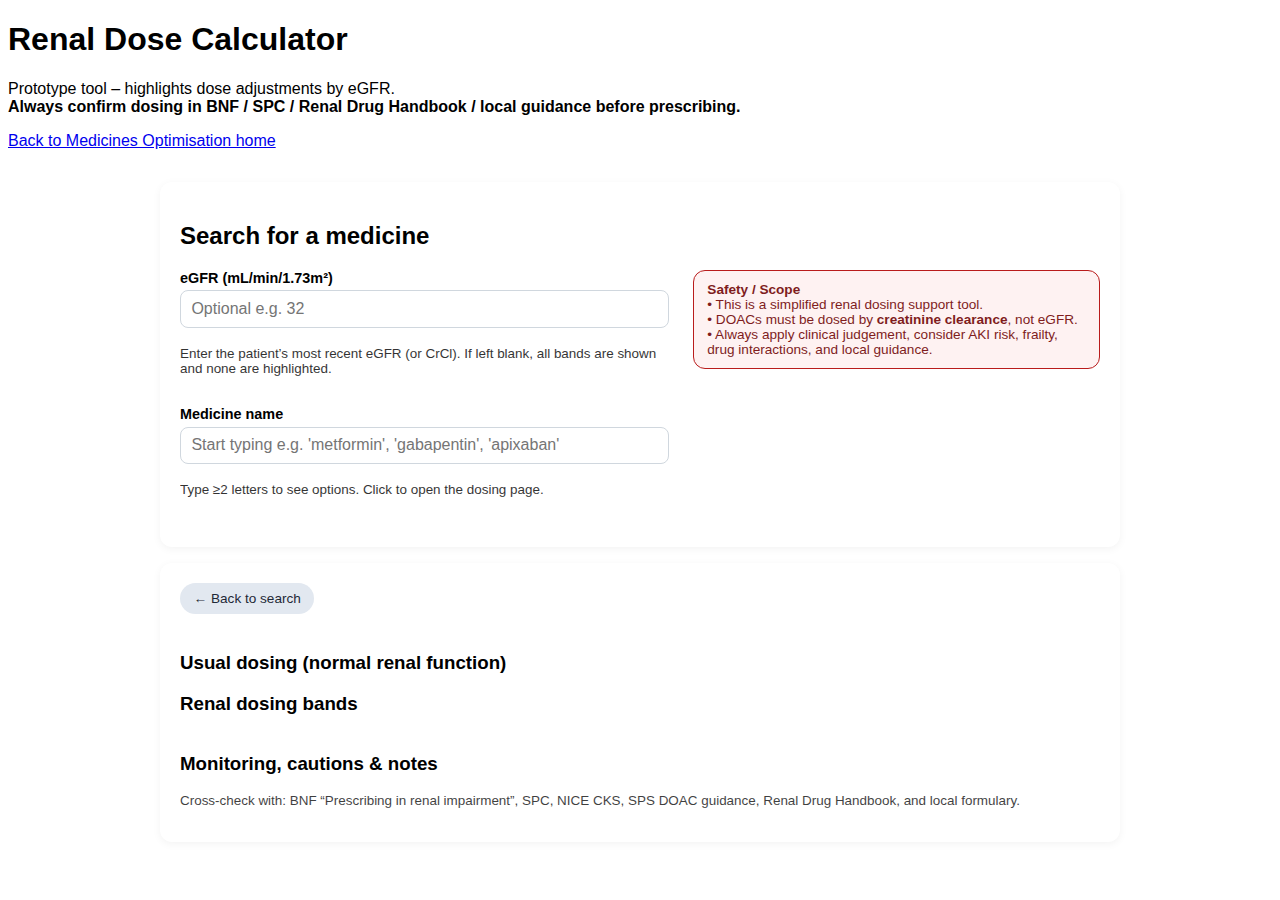
<file: renal-dose-checker/index.html>
<!DOCTYPE html>
<html lang="en">
<head>
  <meta charset="UTF-8" />
  <title>Renal Dose Calculator</title>
  <meta name="viewport" content="width=device-width, initial-scale=1" />

  <!-- Shared NHS-style toolkit -->
  <link rel="stylesheet" href="../shared/styles.css" />

  <!-- Module-specific styling (kept minimal, same as your favourite first-pass look) -->
  <style>
    .renal-app {
      max-width: 960px;
      margin: 0 auto;
      padding: 1rem;
    }

    .card {
      background: #ffffff;
      border-radius: 0.75rem;
      padding: 1.25rem;
      margin-top: 1rem;
      box-shadow: 0 2px 8px rgba(0, 0, 0, 0.05);
    }

    .form-row {
      display: flex;
      flex-direction: column;
      gap: 0.3rem;
      margin-bottom: 1rem;
    }

    .form-row label {
      font-weight: 600;
      font-size: 0.9rem;
    }

    .form-row input {
      padding: 0.55rem 0.65rem;
      border-radius: 0.5rem;
      border: 1px solid #d0d7de;
      font: inherit;
    }

    .search-row {
      position: relative;
    }

    .search-suggestions {
      position: absolute;
      top: 100%;
      left: 0;
      right: 0;
      background: #ffffff;
      border: 1px solid #d0d7de;
      border-radius: 0.5rem;
      margin-top: 0.25rem;
      max-height: 240px;
      overflow-y: auto;
      z-index: 30;
      box-shadow: 0 4px 12px rgba(0, 0, 0, 0.08);
      display: none;
    }

    .search-suggestions button {
      display: block;
      width: 100%;
      padding: 0.55rem 0.7rem;
      background: #ffffff;
      border: none;
      text-align: left;
      font-size: 0.95rem;
      color: #111827;
      cursor: pointer;
    }

    .search-suggestions button:hover {
      background: #f1f5f9;
    }

    .help-text {
      font-size: 0.84rem;
      opacity: 0.8;
    }

    .btn-secondary {
      background: #e2e8f0;
      color: #1f2937;
      border-radius: 999px;
      padding: 0.5rem 0.85rem;
      border: none;
      cursor: pointer;
      font-size: 0.85rem;
    }

    .btn-secondary:hover {
      background: #cbd5e1;
    }

    .chips-row {
      display: flex;
      flex-wrap: wrap;
      gap: 0.25rem;
      margin-top: 0.25rem;
    }

    .pill {
      padding: 0.2rem 0.55rem;
      border-radius: 999px;
      font-size: 0.75rem;
      background: #e0f2fe;
      color: #075985;
    }

    .renal-bands {
      list-style: none;
      padding: 0;
      margin: 0.75rem 0 0;
      display: flex;
      flex-direction: column;
      gap: 0.6rem;
    }

    .renal-band {
      padding: 0.6rem 0.75rem;
      border: 1px solid #e5e7eb;
      border-radius: 0.5rem;
      background: #f9fafb;
    }

    .renal-band-header {
      display: flex;
      justify-content: space-between;
      margin-bottom: 0.3rem;
    }

    .renal-band-label {
      font-weight: 600;
    }

    .renal-band-category {
      font-size: 0.75rem;
      opacity: 0.85;
    }

    .renal-band.highlight {
      background: #ecfdf5;
      border-color: #0f766e;
      box-shadow: 0 0 0 1px rgba(15, 118, 110, 0.3);
    }

    .renal-band.highlight .renal-band-label::before {
      content: "Recommended • ";
      color: #0f766e;
      font-weight: 700;
    }

    .egfr-summary {
      font-size: 0.85rem;
      margin-top: 0.3rem;
    }

    .warning-box {
      border-radius: 0.75rem;
      border: 1px solid #b91c1c;
      background: #fef2f2;
      color: #7f1d1d;
      padding: 0.7rem 0.85rem;
      font-size: 0.85rem;
    }

    @media (min-width: 768px) {
      .search-layout {
        display: grid;
        grid-template-columns: 1.2fr 1fr;
        gap: 1.5rem;
      }
    }
  </style>
</head>

<body>

  <!-- Blue shared header (same across modules) -->
  <header>
    <h1>Renal Dose Calculator</h1>
    <p class="subtitle">Prototype tool – highlights dose adjustments by eGFR.<br>
      <strong>Always confirm dosing in BNF / SPC / Renal Drug Handbook / local guidance before prescribing.</strong>
    </p>
    <a href="../index.html" class="return-home">Back to Medicines Optimisation home</a>
  </header>

  <div class="renal-app">

    <!-- SEARCH PAGE -->
    <main id="search-view" class="card">
      <h2>Search for a medicine</h2>

      <div class="search-layout">
        <div>
          <div class="form-row">
            <label for="egfr-input">eGFR (mL/min/1.73m²)</label>
            <input type="number" id="egfr-input" placeholder="Optional e.g. 32" min="0" />
            <p class="help-text">
              Enter the patient’s most recent eGFR (or CrCl).  
              If left blank, all bands are shown and none are highlighted.
            </p>
          </div>

          <div class="form-row search-row">
            <label for="drug-search">Medicine name</label>
            <input id="drug-search" type="text"
                   placeholder="Start typing e.g. 'metformin', 'gabapentin', 'apixaban'"
                   autocomplete="off" />
            <div id="search-suggestions" class="search-suggestions"></div>
            <p class="help-text">Type ≥2 letters to see options. Click to open the dosing page.</p>
          </div>
        </div>

        <div>
          <div class="warning-box">
            <strong>Safety / Scope</strong><br>
            • This is a simplified renal dosing support tool.<br>
            • DOACs must be dosed by <strong>creatinine clearance</strong>, not eGFR.<br>
            • Always apply clinical judgement, consider AKI risk, frailty, drug interactions, and local guidance.
          </div>
        </div>
      </div>
    </main>

    <!-- DRUG PAGE -->
    <section id="drug-view" class="card hidden">
      <button id="back-button" class="btn-secondary">← Back to search</button>

      <header style="margin-top: 1rem;">
        <h2 id="drug-name"></h2>
        <p id="drug-class" class="help-text"></p>
        <div id="drug-tags" class="chips-row"></div>
      </header>

      <section style="margin-top: 1rem;">
        <h3>Usual dosing (normal renal function)</h3>
        <p id="drug-usual-dose" class="help-text"></p>
      </section>

      <section style="margin-top: 1rem;">
        <h3>Renal dosing bands</h3>
        <p id="egfr-summary" class="egfr-summary"></p>
        <ul id="renal-bands" class="renal-bands"></ul>
      </section>

      <section style="margin-top: 1rem;">
        <h3>Monitoring, cautions & notes</h3>
        <ul id="drug-notes" class="help-text"></ul>
      </section>

      <p class="help-text" style="margin-top:1rem;opacity:0.75;">
        Cross-check with: BNF “Prescribing in renal impairment”, SPC, NICE CKS,
        SPS DOAC guidance, Renal Drug Handbook, and local formulary.
      </p>
    </section>

  </div>

  <!-- Load logic -->
  <script type="module" src="./app.js"></script>

</body>
</html>
</file>
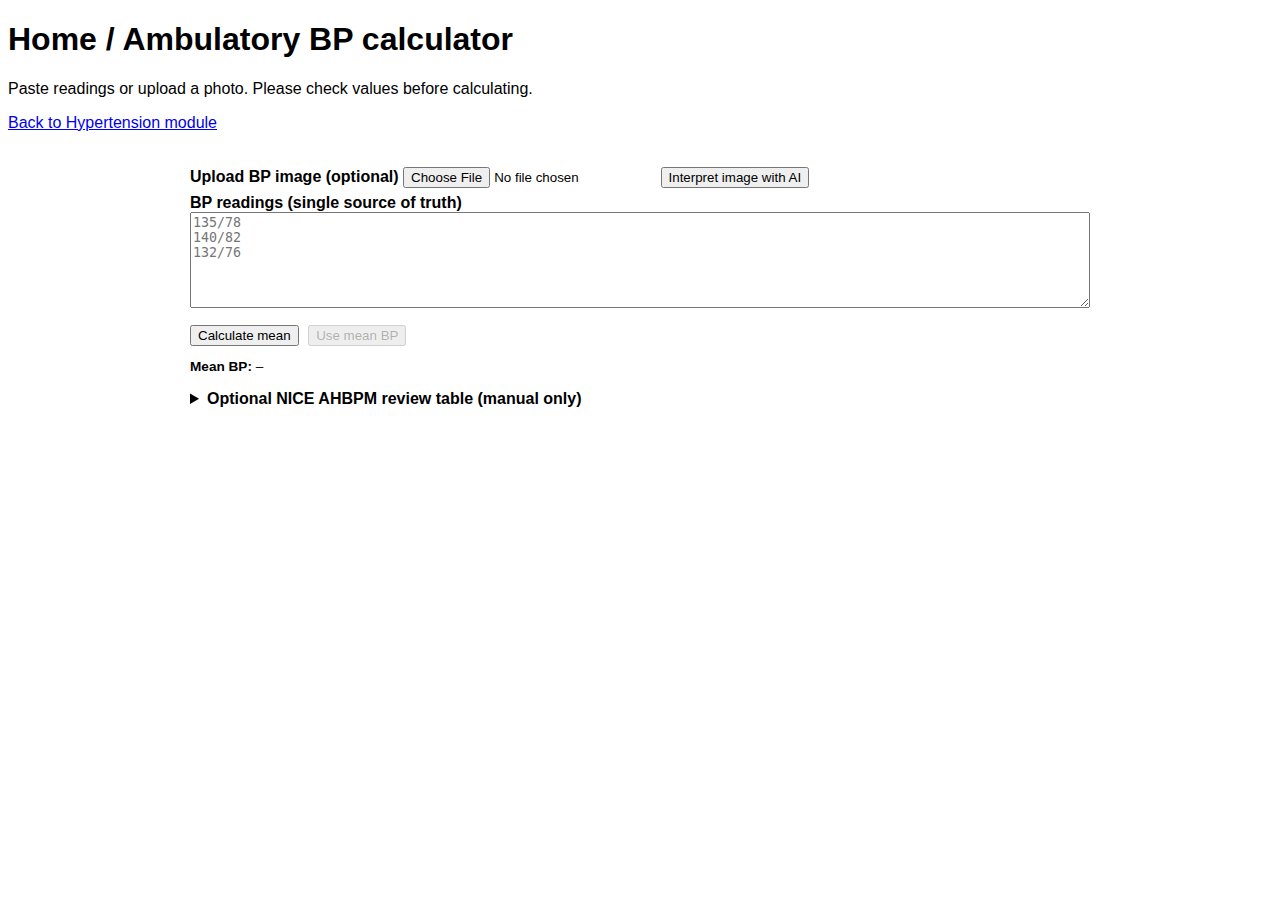
<file: hypertension/ahbp.html>
<!DOCTYPE html>
<html lang="en">
<head>
<meta charset="UTF-8">
<title>Home / Ambulatory BP calculator</title>
<meta name="viewport" content="width=device-width, initial-scale=1">
<link rel="stylesheet" href="../shared/styles.css">

<style>
main{max-width:900px;margin:1.2rem auto;padding:1rem;background:#fff;border-radius:6px}
textarea{width:100%;box-sizing:border-box}
.actions{display:flex;gap:.6rem;flex-wrap:wrap;margin:.8rem 0}
.status{font-size:.85rem;margin:.4rem 0}
table{width:100%;border-collapse:collapse;margin-top:1rem}
th,td{border:1px solid #ddd;padding:.4rem;text-align:center}
th{background:#f6f6f6}
details{margin-top:1rem}
</style>
</head>

<body>
<header>
  <h1>Home / Ambulatory BP calculator</h1>
  <p class="subtitle">Paste readings or upload a photo. Please check values before calculating.</p>
  <a href="index.html" class="return-home">Back to Hypertension module</a>
</header>

<main>

<!-- IMAGE INPUT -->
<label><strong>Upload BP image (optional)</strong></label>
<input type="file" id="bpImage" accept="image/*">
<button id="aiInterpretBtn" class="secondary">Interpret image with AI</button>
<div class="status" id="imageStatus"></div>

<!-- FREE TEXT INPUT -->
<label style="margin-top:1rem;"><strong>BP readings (single source of truth)</strong></label>
<textarea id="bpText" rows="6" placeholder="135/78
140/82
132/76"></textarea>

<!-- ACTIONS -->
<div class="actions">
  <button id="calcBtn">Calculate mean</button>
  <button id="useBtn" class="secondary" disabled>Use mean BP</button>
</div>

<div class="status">
  <strong>Mean BP:</strong>
  <span id="meanOut">–</span>
</div>

<!-- OPTIONAL NICE TABLE -->
<details>
  <summary><strong>Optional NICE AHBPM review table (manual only)</strong></summary>
  <table>
    <thead>
      <tr>
        <th>Day</th>
        <th>AM 1</th>
        <th>AM 2</th>
        <th>PM 1</th>
        <th>PM 2</th>
      </tr>
    </thead>
    <tbody>
      <tr><td>1</td><td></td><td></td><td></td><td></td></tr>
      <tr><td>2</td><td></td><td></td><td></td><td></td></tr>
      <tr><td>3</td><td></td><td></td><td></td><td></td></tr>
      <tr><td>4</td><td></td><td></td><td></td><td></td></tr>
      <tr><td>5</td><td></td><td></td><td></td><td></td></tr>
      <tr><td>6</td><td></td><td></td><td></td><td></td></tr>
      <tr><td>7</td><td></td><td></td><td></td><td></td></tr>
    </tbody>
  </table>
</details>

</main>

<script>
/* ============================================================
   CLOUD FUNCTION CONFIG
   ============================================================ */

const CLOUD_FUNCTION_URL =
  "https://europe-west2-ahbpm-481612.cloudfunctions.net/interpretBPImage";

/* ============================================================
   HELPERS
   ============================================================ */

function parsePairs(text){
  const rx=/(\d{2,3})\s*\/\s*(\d{2,3})/g;
  const out=[];
  let m;
  while((m=rx.exec(text))!==null){
    const s=+m[1], d=+m[2];
    if(s>=90 && s<=250 && d>=50 && d<=150){
      out.push({s,d});
    }
  }
  return out;
}

function fileToBase64(file){
  return new Promise((resolve,reject)=>{
    const r=new FileReader();
    r.onload=()=>resolve(r.result.split(",")[1]);
    r.onerror=reject;
    r.readAsDataURL(file);
  });
}

async function sendImageToCloudFunction(file){
  const base64=await fileToBase64(file);

  const res=await fetch(CLOUD_FUNCTION_URL,{
    method:"POST",
    headers:{ "Content-Type":"application/json" },
    body:JSON.stringify({
      imageBase64: base64,
      mimeType: file.type
    })
  });

  if(!res.ok) throw new Error("Cloud function error");
  const json=await res.json();
  return json.text || "";
}

/* ============================================================
   UI WIRING
   ============================================================ */

const bpText=document.getElementById("bpText");
const meanOut=document.getElementById("meanOut");
const useBtn=document.getElementById("useBtn");
const imageStatus=document.getElementById("imageStatus");

document.getElementById("calcBtn").onclick=()=>{
  const vals=parsePairs(bpText.value);
  if(!vals.length){
    meanOut.textContent="–";
    useBtn.disabled=true;
    return;
  }
  const ms=Math.round(vals.reduce((a,v)=>a+v.s,0)/vals.length);
  const md=Math.round(vals.reduce((a,v)=>a+v.d,0)/vals.length);
  meanOut.textContent=`${ms}/${md} mmHg (n=${vals.length})`;
  useBtn.dataset.bp=`${ms}/${md}`;
  useBtn.disabled=false;
};

useBtn.onclick=()=>{
  sessionStorage.setItem("hypertension_bp_value",useBtn.dataset.bp);
  sessionStorage.setItem("hypertension_bp_type","home");
  window.location.href="index.html";
};

document.getElementById("aiInterpretBtn").onclick=async()=>{
  const file=document.getElementById("bpImage").files[0];
  if(!file){
    alert("Please select an image first");
    return;
  }
  imageStatus.textContent="Interpreting image with AI…";

  try{
    const extracted=await sendImageToCloudFunction(file);
    bpText.value = bpText.value.trim()
      ? bpText.value.trim()+"\n"+extracted
      : extracted;
    imageStatus.textContent="AI extracted BP readings. Please check before calculating.";
  }catch(e){
    console.error(e);
    imageStatus.textContent="AI interpretation failed. Please paste readings manually.";
  }
};
</script>

</body>
</html>
</file>
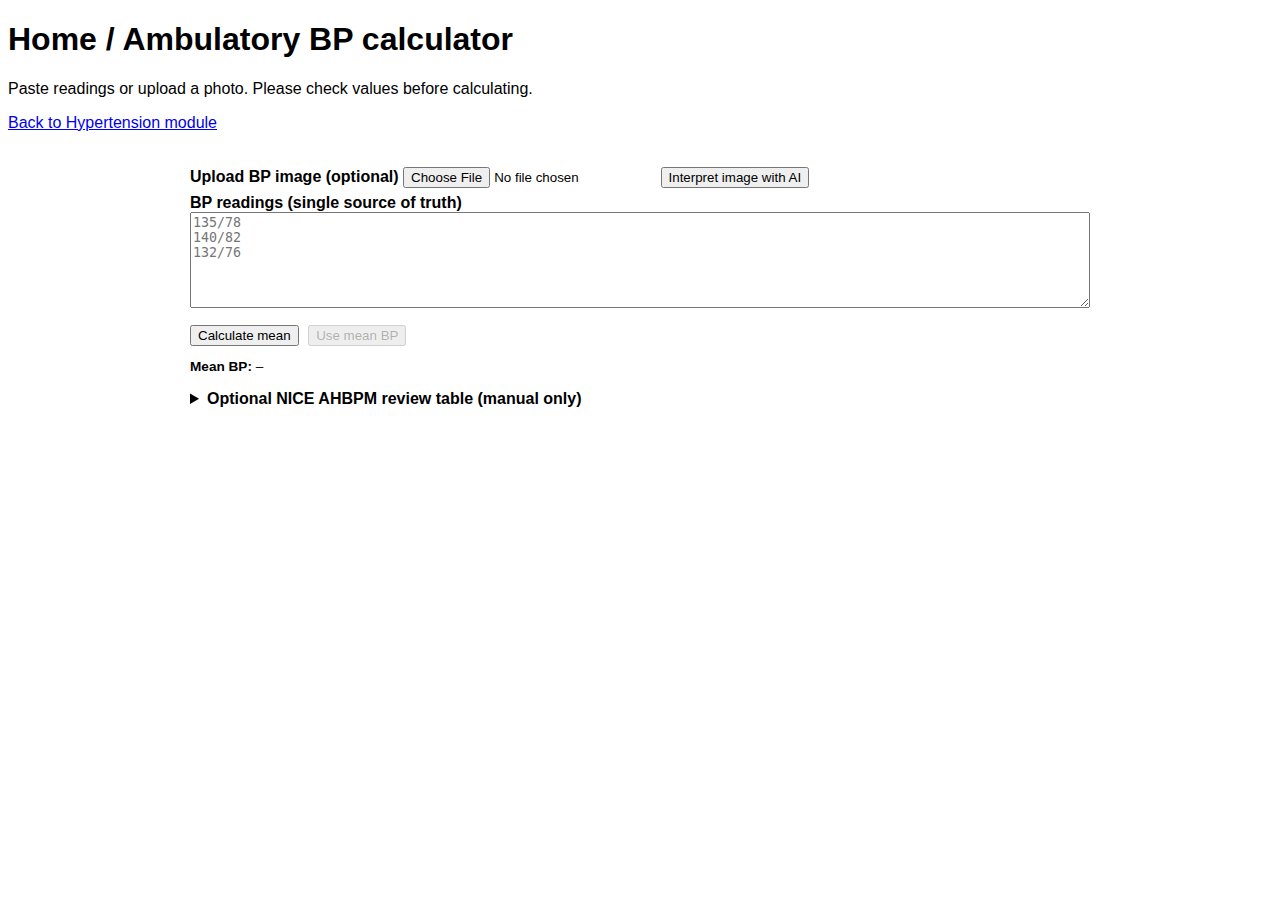
<file: Hypertension/ahbpm.html>
<!DOCTYPE html>
<html lang="en">
<head>
<meta charset="UTF-8">
<title>Home / Ambulatory BP calculator</title>
<meta name="viewport" content="width=device-width, initial-scale=1">
<link rel="stylesheet" href="../shared/styles.css">
<style>
main{max-width:900px;margin:1.2rem auto;padding:1rem;background:#fff;border-radius:6px}
textarea{width:100%;box-sizing:border-box}
.actions{display:flex;gap:.6rem;flex-wrap:wrap;margin:.8rem 0}
.status{font-size:.85rem;margin:.4rem 0}
table{width:100%;border-collapse:collapse;margin-top:1rem}
th,td{border:1px solid #ddd;padding:.4rem;text-align:center}
th{background:#f6f6f6}
details{margin-top:1rem}
</style>
</head>

<body>
<header>
  <h1>Home / Ambulatory BP calculator</h1>
  <p class="subtitle">Paste readings or upload a photo. Please check values before calculating.</p>
  <a href="index.html" class="return-home">Back to Hypertension module</a>
</header>

<main>

<label><strong>Upload BP image (optional)</strong></label>
<input type="file" id="bpImage" accept="image/*">
<button id="aiInterpretBtn" class="secondary">Interpret image with AI</button>
<div class="status" id="imageStatus"></div>

<label style="margin-top:1rem;"><strong>BP readings (single source of truth)</strong></label>
<textarea id="bpText" rows="6" placeholder="135/78
140/82
132/76"></textarea>

<div class="actions">
  <button id="calcBtn">Calculate mean</button>
  <button id="useBtn" class="secondary" disabled>Use mean BP</button>
</div>

<div class="status">
  <strong>Mean BP:</strong> <span id="meanOut">–</span>
</div>

<details>
  <summary><strong>Optional NICE AHBPM review table (manual only)</strong></summary>
  <table>
    <thead>
      <tr><th>Day</th><th>AM 1</th><th>AM 2</th><th>PM 1</th><th>PM 2</th></tr>
    </thead>
    <tbody>
      <tr><td>1</td><td></td><td></td><td></td><td></td></tr>
      <tr><td>2</td><td></td><td></td><td></td><td></td></tr>
      <tr><td>3</td><td></td><td></td><td></td><td></td></tr>
      <tr><td>4</td><td></td><td></td><td></td><td></td></tr>
      <tr><td>5</td><td></td><td></td><td></td><td></td></tr>
      <tr><td>6</td><td></td><td></td><td></td><td></td></tr>
      <tr><td>7</td><td></td><td></td><td></td><td></td></tr>
    </tbody>
  </table>
</details>

</main>

<script>
const GEMINI_API_KEY = "PASTE_YOUR_GEMINI_API_KEY_HERE";
const GEMINI_MODEL = "gemini-1.5-flash";

const GEMINI_PROMPT = `Extract blood pressure readings from this image.
Return only systolic/diastolic pairs, one per line, e.g.
135/78`;

function parsePairs(text){
  const rx=/(\d{2,3})\s*\/\s*(\d{2,3})/g;
  const out=[]; let m;
  while((m=rx.exec(text))!==null){
    const s=+m[1], d=+m[2];
    if(s>=90&&s<=250&&d>=50&&d<=150) out.push({s,d});
  }
  return out;
}

function fileToBase64(file){
  return new Promise((res,rej)=>{
    const r=new FileReader();
    r.onload=()=>res(r.result.split(',')[1]);
    r.onerror=rej;
    r.readAsDataURL(file);
  });
}

async function interpretImageWithGemini(file){
  const b64=await fileToBase64(file);
  const res=await fetch(
    `https://generativelanguage.googleapis.com/v1/models/${GEMINI_MODEL}:generateContent?key=${GEMINI_API_KEY}`,
    {
      method:"POST",
      headers:{ "Content-Type":"application/json" },
      body:JSON.stringify({
        contents:[{
          role:"user",
          parts:[
            {text:GEMINI_PROMPT},
            {inline_data:{mime_type:file.type,data:b64}}
          ]
        }]
      })
    }
  );
  if(!res.ok) throw new Error(await res.text());
  const j=await res.json();
  return j.candidates?.[0]?.content?.parts?.[0]?.text?.trim()||"";
}

const bpText=document.getElementById("bpText");
const meanOut=document.getElementById("meanOut");
const useBtn=document.getElementById("useBtn");
const imageStatus=document.getElementById("imageStatus");

document.getElementById("calcBtn").onclick=()=>{
  const v=parsePairs(bpText.value);
  if(!v.length){ meanOut.textContent="–"; useBtn.disabled=true; return; }
  const ms=Math.round(v.reduce((a,x)=>a+x.s,0)/v.length);
  const md=Math.round(v.reduce((a,x)=>a+x.d,0)/v.length);
  meanOut.textContent=`${ms}/${md} mmHg (n=${v.length})`;
  useBtn.dataset.bp=`${ms}/${md}`;
  useBtn.disabled=false;
};

useBtn.onclick=()=>{
  sessionStorage.setItem("hypertension_bp_value",useBtn.dataset.bp);
  sessionStorage.setItem("hypertension_bp_type","home");
  window.location.href="index.html";
};

document.getElementById("aiInterpretBtn").onclick=async()=>{
  const f=document.getElementById("bpImage").files[0];
  if(!f){ alert("Select an image first"); return; }
  imageStatus.textContent="Interpreting image with AI…";
  try{
    const t=await interpretImageWithGemini(f);
    bpText.value=bpText.value.trim()?bpText.value.trim()+"\n"+t:t;
    imageStatus.textContent="AI extracted BP readings. Please check.";
  }catch(e){
    console.error(e);
    imageStatus.textContent="AI interpretation failed.";
  }
};
</script>

</body>
</html>
</file>
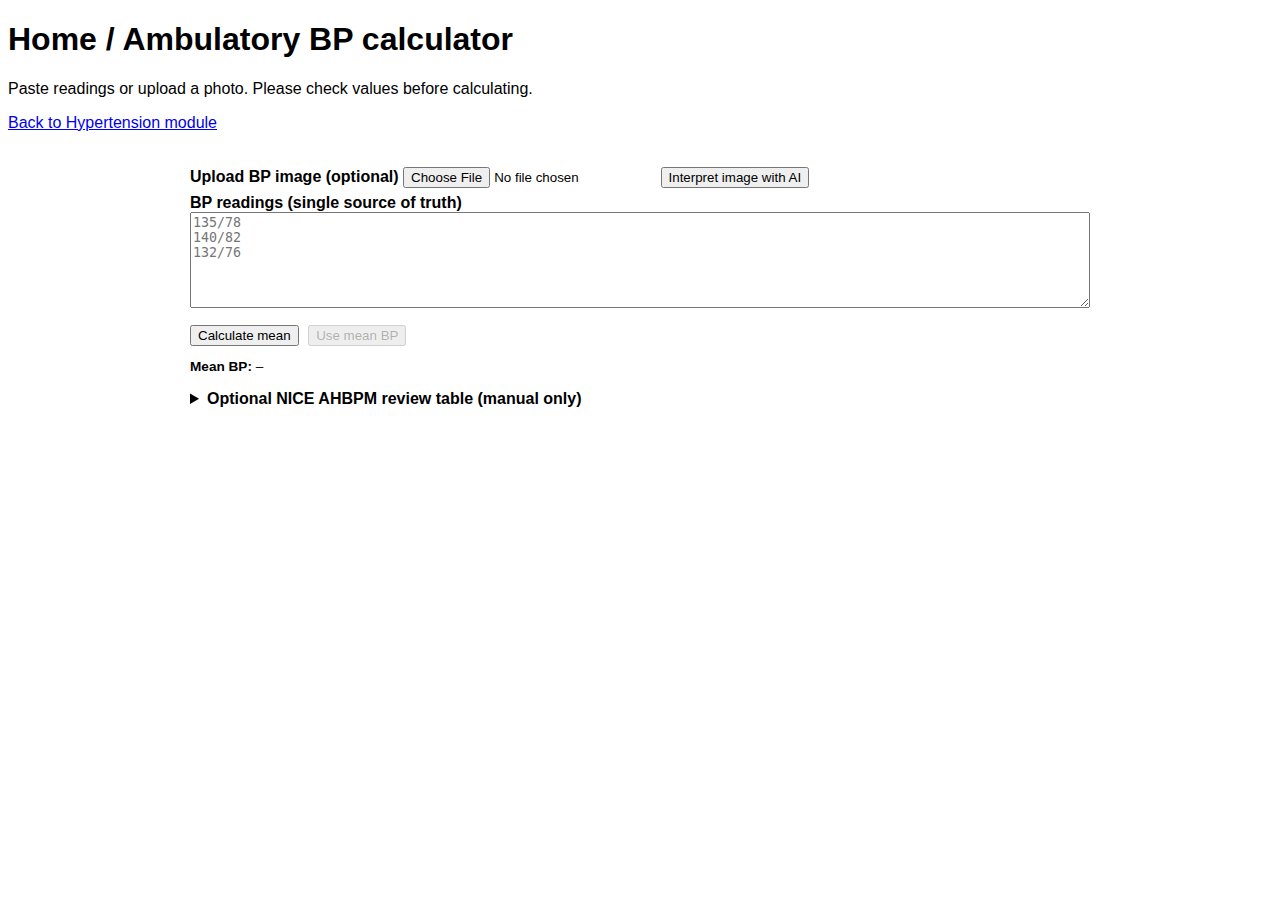
<file: hypertension/ahbpm.html>
<!DOCTYPE html>
<html lang="en">
<head>
<meta charset="UTF-8">
<title>Home / Ambulatory BP calculator</title>
<meta name="viewport" content="width=device-width, initial-scale=1">
<link rel="stylesheet" href="../shared/styles.css">
<style>
main{max-width:900px;margin:1.2rem auto;padding:1rem;background:#fff;border-radius:6px}
textarea{width:100%;box-sizing:border-box}
.actions{display:flex;gap:.6rem;flex-wrap:wrap;margin:.8rem 0}
.status{font-size:.85rem;margin:.4rem 0}
table{width:100%;border-collapse:collapse;margin-top:1rem}
th,td{border:1px solid #ddd;padding:.4rem;text-align:center}
th{background:#f6f6f6}
details{margin-top:1rem}
</style>
</head>

<body>
<header>
  <h1>Home / Ambulatory BP calculator</h1>
  <p class="subtitle">Paste readings or upload a photo. Please check values before calculating.</p>
  <a href="index.html" class="return-home">Back to Hypertension module</a>
</header>

<main>

<label><strong>Upload BP image (optional)</strong></label>
<input type="file" id="bpImage" accept="image/*">
<button id="aiInterpretBtn" class="secondary">Interpret image with AI</button>
<div class="status" id="imageStatus"></div>

<label style="margin-top:1rem;"><strong>BP readings (single source of truth)</strong></label>
<textarea id="bpText" rows="6" placeholder="135/78
140/82
132/76"></textarea>

<div class="actions">
  <button id="calcBtn">Calculate mean</button>
  <button id="useBtn" class="secondary" disabled>Use mean BP</button>
</div>

<div class="status">
  <strong>Mean BP:</strong> <span id="meanOut">–</span>
</div>

<details>
  <summary><strong>Optional NICE AHBPM review table (manual only)</strong></summary>
  <table>
    <thead>
      <tr><th>Day</th><th>AM 1</th><th>AM 2</th><th>PM 1</th><th>PM 2</th></tr>
    </thead>
    <tbody>
      <tr><td>1</td><td></td><td></td><td></td><td></td></tr>
      <tr><td>2</td><td></td><td></td><td></td><td></td></tr>
      <tr><td>3</td><td></td><td></td><td></td><td></td></tr>
      <tr><td>4</td><td></td><td></td><td></td><td></td></tr>
      <tr><td>5</td><td></td><td></td><td></td><td></td></tr>
      <tr><td>6</td><td></td><td></td><td></td><td></td></tr>
      <tr><td>7</td><td></td><td></td><td></td><td></td></tr>
    </tbody>
  </table>
</details>

</main>

<script>
const GEMINI_API_KEY = "PASTE_YOUR_GEMINI_API_KEY_HERE";
const GEMINI_MODEL = "gemini-1.5-pro";

const GEMINI_PROMPT = `Extract blood pressure readings from this image.
Return only systolic/diastolic pairs, one per line, e.g.
135/78`;

function parsePairs(text){
  const rx=/(\d{2,3})\s*\/\s*(\d{2,3})/g;
  const out=[]; let m;
  while((m=rx.exec(text))!==null){
    const s=+m[1], d=+m[2];
    if(s>=90&&s<=250&&d>=50&&d<=150) out.push({s,d});
  }
  return out;
}

function fileToBase64(file){
  return new Promise((res,rej)=>{
    const r=new FileReader();
    r.onload=()=>res(r.result.split(',')[1]);
    r.onerror=rej;
    r.readAsDataURL(file);
  });
}

async function interpretImageWithGemini(file){
  const b64=await fileToBase64(file);
  const res=await fetch(
    `https://generativelanguage.googleapis.com/v1beta/models/${GEMINI_MODEL}:generateContent?key=${GEMINI_API_KEY}`,
    {
      method:"POST",
      headers:{ "Content-Type":"application/json" },
      body:JSON.stringify({
        contents:[{
          role:"user",
          parts:[
            { text:GEMINI_PROMPT },
            { inline_data:{ mime_type:file.type, data:b64 } }
          ]
        }]
      })
    }
  );
  if(!res.ok) throw new Error(await res.text());
  const j=await res.json();
  return j.candidates?.[0]?.content?.parts?.[0]?.text?.trim()||"";
}

const bpText=document.getElementById("bpText");
const meanOut=document.getElementById("meanOut");
const useBtn=document.getElementById("useBtn");
const imageStatus=document.getElementById("imageStatus");

document.getElementById("calcBtn").onclick=()=>{
  const v=parsePairs(bpText.value);
  if(!v.length){ meanOut.textContent="–"; useBtn.disabled=true; return; }
  const ms=Math.round(v.reduce((a,x)=>a+x.s,0)/v.length);
  const md=Math.round(v.reduce((a,x)=>a+x.d,0)/v.length);
  meanOut.textContent=`${ms}/${md} mmHg (n=${v.length})`;
  useBtn.dataset.bp=`${ms}/${md}`;
  useBtn.disabled=false;
};

useBtn.onclick=()=>{
  sessionStorage.setItem("hypertension_bp_value",useBtn.dataset.bp);
  sessionStorage.setItem("hypertension_bp_type","home");
  window.location.href="index.html";
};

document.getElementById("aiInterpretBtn").onclick=async()=>{
  const f=document.getElementById("bpImage").files[0];
  if(!f){ alert("Select an image first"); return; }
  imageStatus.textContent="Interpreting image with AI…";
  try{
    const t=await interpretImageWithGemini(f);
    bpText.value=bpText.value.trim()?bpText.value.trim()+"\n"+t:t;
    imageStatus.textContent="AI extracted BP readings. Please check.";
  }catch(e){
    console.error(e);
    imageStatus.textContent="AI interpretation failed.";
  }
};
</script>

</body>
</html>
</file>
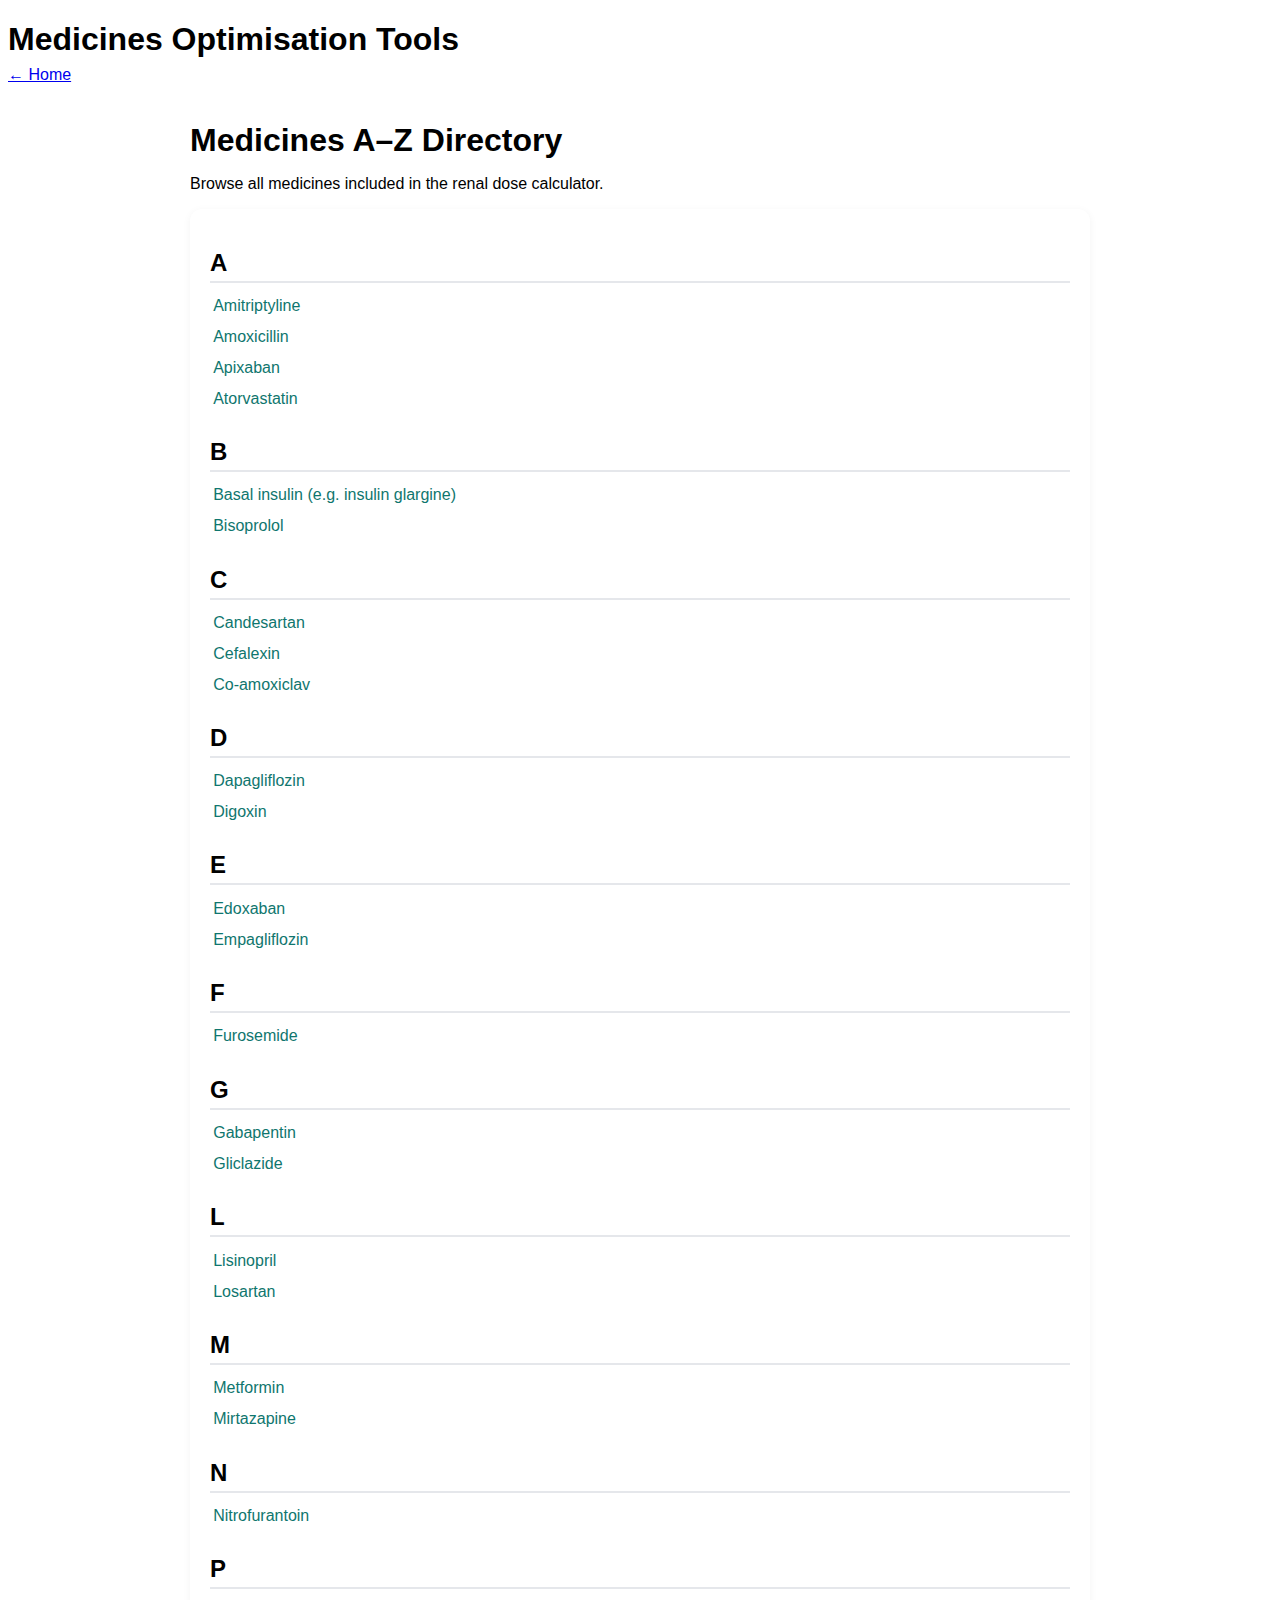
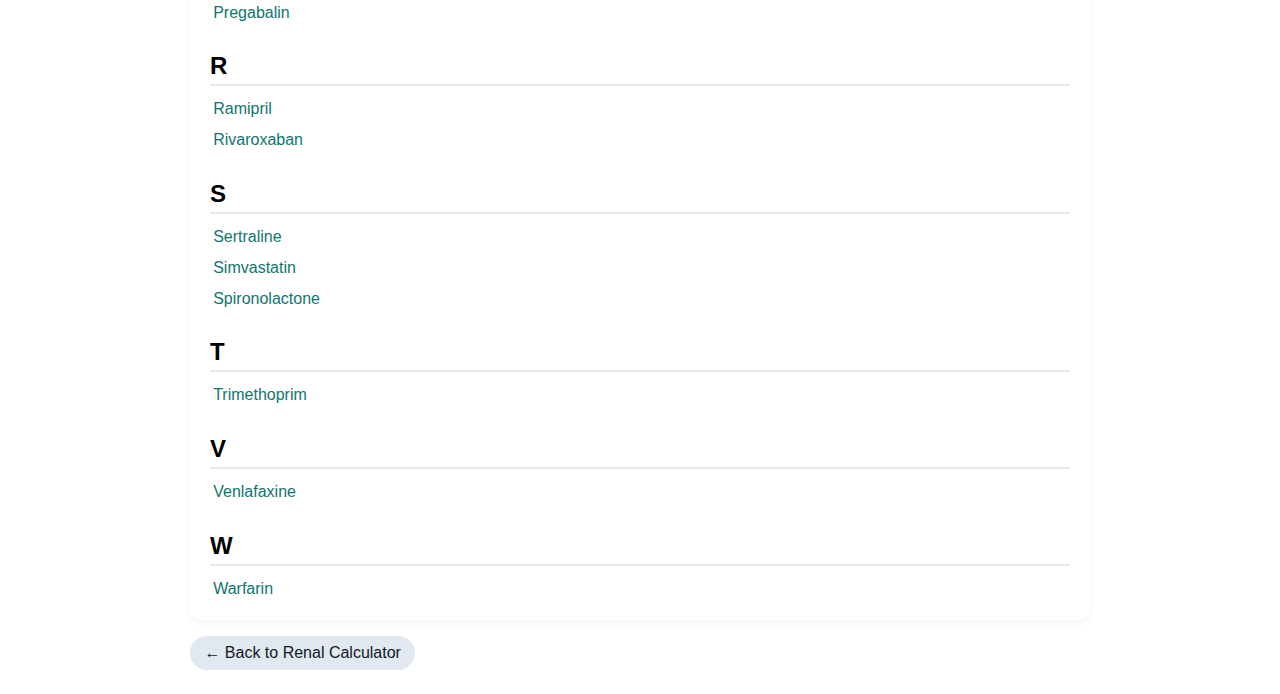
<file: renal-dose-checker/directory.html>
<!DOCTYPE html>
<html lang="en">
<head>
  <meta charset="UTF-8">
  <title>Renal Dose Calculator – Drug Directory</title>
  <meta name="viewport" content="width=device-width, initial-scale=1">

  <link rel="stylesheet" href="../shared/styles.css">

  <style>
    .directory-app {
      max-width: 900px;
      margin: 0 auto;
      padding: 1rem;
    }

    h1 {
      margin-bottom: 0.5rem;
    }

    .drug-list {
      background: #fff;
      border-radius: 0.75rem;
      padding: 1rem 1.25rem;
      box-shadow: 0 2px 8px rgba(0,0,0,0.05);
      margin-top: 1rem;
    }

    .letter-section {
      margin-top: 1.5rem;
    }

    .letter-section h2 {
      border-bottom: 2px solid #e5e7eb;
      padding-bottom: 0.25rem;
      margin-bottom: 0.5rem;
    }

    .drug-link {
      display: block;
      padding: 0.4rem 0.2rem;
      color: #0f766e;
      text-decoration: none;
      font-size: 1rem;
    }

    .drug-link:hover {
      text-decoration: underline;
    }

    .back-button {
      margin-top: 1rem;
      display: inline-block;
      background: #e2e8f0;
      padding: 0.5rem 0.9rem;
      border-radius: 999px;
      color: #111827;
      text-decoration: none;
    }

    .back-button:hover {
      background: #cbd5f0;
    }
  </style>
</head>
<body>

<header class="site-header">
  <div class="header-content">
    <h1 class="header-title">Medicines Optimisation Tools</h1>
    <nav>
      <a href="../index.html" class="home-link">← Home</a>
    </nav>
  </div>
</header>

<div class="directory-app">
  <h1>Medicines A–Z Directory</h1>
  <p>Browse all medicines included in the renal dose calculator.</p>

  <div id="drug-directory" class="drug-list">
    Loading drug list…
  </div>

  <a href="./index.html" class="back-button">← Back to Renal Calculator</a>
</div>

<script>
  async function loadDirectory() {
    const container = document.getElementById('drug-directory');

    try {
      const res = await fetch('./drugs.json', { cache: 'no-store' });
      const drugs = await res.json();

      // Sort alphabetically
      drugs.sort((a, b) => a.name.localeCompare(b.name));

      // Group A-Z
      const grouped = {};
      drugs.forEach(drug => {
        const letter = drug.name[0].toUpperCase();
        if (!grouped[letter]) grouped[letter] = [];
        grouped[letter].push(drug);
      });

      // Render
      container.innerHTML = '';

      Object.keys(grouped).sort().forEach(letter => {
        const section = document.createElement('div');
        section.className = 'letter-section';

        const header = document.createElement('h2');
        header.textContent = letter;
        section.appendChild(header);

        grouped[letter].forEach(drug => {
          const link = document.createElement('a');
          link.className = 'drug-link';
          link.href = 'drug.html?id=' + encodeURIComponent(drug.id);
          link.textContent = drug.name;
          section.appendChild(link);
        });

        container.appendChild(section);
      });

    } catch (err) {
      console.error(err);
      container.innerHTML = "Failed to load drug list.";
    }
  }

  loadDirectory();
</script>

</body>
</html>
</file>
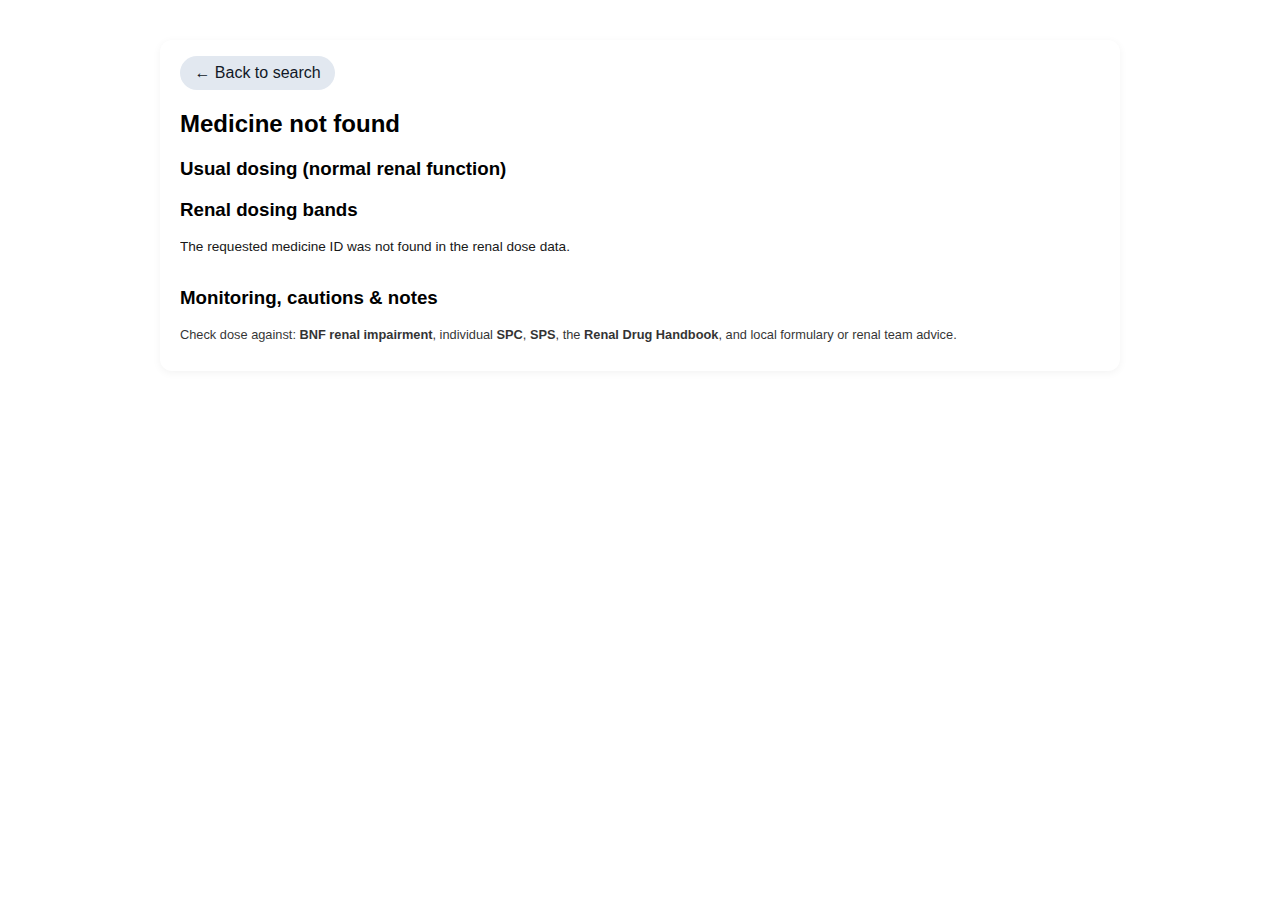
<file: renal-dose-checker/drug.html>
<!DOCTYPE html>
<html lang="en">
<head>
  <meta charset="UTF-8" />
  <title>Renal Dose Calculator – Drug Information</title>
  <meta name="viewport" content="width=device-width, initial-scale=1" />

  <!-- Shared global styles -->
  <link rel="stylesheet" href="../shared/styles.css" />

  <style>
    /* Match the aesthetic of the original version you liked */

    .renal-app {
      max-width: 960px;
      margin: 0 auto;
      padding: 1rem;
    }

    .card {
      background: #ffffff;
      border-radius: 0.75rem;
      padding: 1rem 1.25rem;
      margin-top: 1rem;
      box-shadow: 0 2px 8px rgba(0,0,0,0.05);
    }

    .pill {
      display: inline-flex;
      align-items: center;
      padding: 0.15rem 0.55rem;
      border-radius: 999px;
      font-size: 0.75rem;
      background: #e0f2fe;
      color: #075985;
      margin-right: 0.25rem;
      margin-bottom: 0.25rem;
    }

    .renal-bands {
      list-style: none;
      padding: 0;
      margin: 0.5rem 0 0;
      display: flex;
      flex-direction: column;
      gap: 0.5rem;
    }

    .renal-band {
      border-radius: 0.5rem;
      border: 1px solid #e5e7eb;
      padding: 0.5rem 0.6rem;
      background: #f9fafb;
    }

    .renal-band-header {
      display: flex;
      justify-content: space-between;
      align-items: baseline;
      margin-bottom: 0.25rem;
      gap: 0.5rem;
    }

    .renal-band-label {
      font-weight: 600;
      font-size: 0.9rem;
    }

    .renal-band-category {
      font-size: 0.75rem;
      text-transform: uppercase;
      letter-spacing: 0.03em;
      opacity: 0.8;
    }

    .renal-band-body {
      font-size: 0.85rem;
    }

    /* Highlight selected eGFR band */
    .renal-band.highlight {
      border-color: #0f766e;
      background: #ecfdf5;
      box-shadow: 0 0 0 1px rgba(15,118,110,0.2);
    }

    .renal-band.highlight .renal-band-label::before {
      content: "Recommended for current eGFR • ";
      font-weight: 600;
      color: #0f766e;
    }

    .egfr-summary {
      font-size: 0.85rem;
      margin-top: 0.25rem;
      opacity: 0.9;
    }

    .refs-note {
      font-size: 0.8rem;
      opacity: 0.8;
      margin-top: 0.75rem;
    }

    .btn-secondary {
      background: #e2e8f0;
      color: #111827;
      padding: 0.5rem 0.9rem;
      border-radius: 999px;
      border: none;
      cursor: pointer;
      font: inherit;
    }

    .btn-secondary:hover {
      background: #cbd5f0;
    }
  </style>
</head>

<body>
  <div class="renal-app">

    <!-- DRUG DETAIL VIEW -->
    <section id="drug-view" class="card" aria-live="polite">

      <button id="back-button" class="btn-secondary" type="button">
        ← Back to search
      </button>

      <header style="margin-top:0.75rem;">
        <h2 id="drug-name"></h2>
        <p id="drug-class" class="help-text"></p>
        <div id="drug-tags" class="chips-row"></div>
      </header>

      <section style="margin-top:0.75rem;">
        <h3>Usual dosing (normal renal function)</h3>
        <p id="drug-usual-dose" class="help-text"></p>
      </section>

      <section style="margin-top:0.75rem;">
        <h3>Renal dosing bands</h3>
        <p id="egfr-summary" class="egfr-summary"></p>
        <ul id="renal-bands" class="renal-bands"></ul>
      </section>

      <section style="margin-top:0.75rem;">
        <h3>Monitoring, cautions &amp; notes</h3>
        <ul id="drug-notes" class="help-text"></ul>
      </section>

      <p class="refs-note">
        Check dose against: <strong>BNF renal impairment</strong>, individual
        <strong>SPC</strong>, <strong>SPS</strong>, the <strong>Renal Drug Handbook</strong>,
        and local formulary or renal team advice.
      </p>
    </section>
  </div>

  <!-- Load the detail-page logic -->
  <script src="./drug_page.js"></script>
</body>
</html>
</file>
<file: shared/styles.css>
body { font-family: sans-serif; }
</file>
